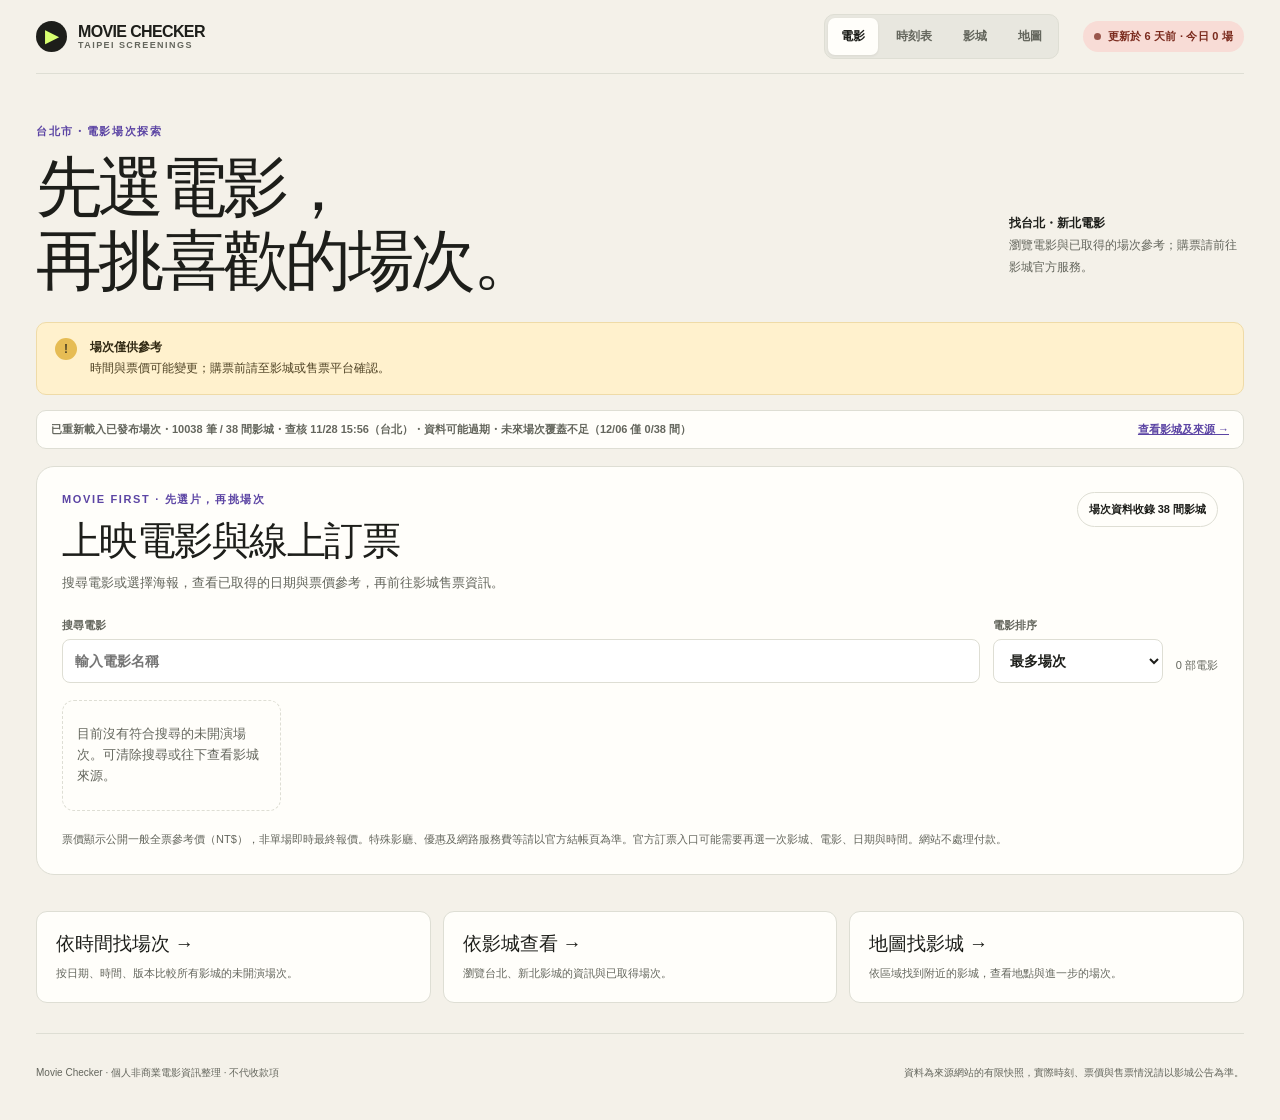
<file: index.html>
<!DOCTYPE html><html lang="zh-Hant"><head>
  <meta charset="utf-8">
  <meta name="viewport" content="width=device-width, initial-scale=1">
  <meta name="theme-color" content="#f4f1e9">
  <title>電影總覽｜Movie Checker 台北電影場次</title>
  
<link rel="stylesheet" href="./app.css">
<link rel="stylesheet" href="./movie-pages.css">
<script defer src="./demo-catalog.js"></script>
<script defer src="./theater-directory.js"></script>
<script defer src="./app-core.js"></script>
<script defer src="./movie-pages.js"></script>
<meta name="movie-checker-hosting" content="snapshot"></head>
<body class="page-movies" data-page="movies">
  <div class="shell">
    <header class="topbar">
      <a class="brand" href="./index.html" aria-label="Movie Checker 電影首頁">
        <span class="brand-mark" aria-hidden="true">▶</span>
        <span>MOVIE CHECKER<small>TAIPEI SCREENINGS</small></span>
      </a>
      <div class="top-links">
        <nav class="site-nav" aria-label="網站主選單">
          <a href="./index.html" data-nav="movies" aria-current="page">電影</a>
          <a href="./showtimes.html" data-nav="showtimes">時刻表</a>
          <a href="./cinemas.html" data-nav="cinemas">影城</a>
          <a href="./map.html" data-nav="map">地圖</a>
        </nav>
        <span class="demo-label">場次載入中</span>
      </div>
    </header>

    <main id="top">
      <section class="hero" aria-labelledby="main-title">
        <div>
          <p class="eyebrow">台北市・電影場次探索</p>
          <h1 id="main-title">先選電影，<br>再挑喜歡的場次。</h1>
        </div>
        <p class="hero-note"><strong>找台北・新北電影</strong><br>瀏覽電影與已取得的場次參考；購票請前往影城官方服務。</p>
      </section>

      <aside class="demo-banner" aria-label="場次資料說明">
        <span class="demo-icon" aria-hidden="true">!</span>
        <div><b>場次僅供參考</b>時間與票價可能變更；購票前請至影城或售票平台確認。</div>
      </aside>

      
<div class="page-data-summary-wrap" role="group" aria-label="資料更新狀態"><span id="page-data-summary" role="status" aria-live="polite">載入最新發布場次中…</span><a href="./cinemas.html">查看影城及來源 →</a></div>

<section id="movie-explorer" class="movie-explorer" aria-labelledby="film-explorer-title">
  <div class="film-explorer-head">
    <div><p class="eyebrow">MOVIE FIRST · 先選片，再挑場次</p>
      <h2 id="film-explorer-title">上映電影與線上訂票</h2>
      <p>搜尋電影或選擇海報，查看已取得的日期與票價參考，再前往影城售票資訊。</p>
    </div>
    <span class="film-explorer-kicker">正在讀取影城場次</span>
  </div>
  <div id="film-tools" class="film-tools">
    <label class="film-search-label" for="film-search">搜尋電影<input id="film-search" type="search" placeholder="輸入電影名稱" autocomplete="off"></label>
    <label class="film-sort-label" for="film-sort">電影排序<select id="film-sort"><option value="popular">最多場次</option><option value="next">最快開演</option><option value="title">電影名稱</option></select></label>
    <span id="film-count" aria-live="polite"></span>
  </div>
  <div id="film-grid" class="film-grid" aria-live="polite"></div>
  <div id="film-detail" class="film-detail hidden" aria-live="polite"></div>
  <p class="film-note">票價顯示公開一般全票參考價（NT$），非單場即時最終報價。特殊影廳、優惠及網路服務費等請以官方結帳頁為準。官方訂票入口可能需要再選一次影城、電影、日期與時間。網站不處理付款。</p>
</section>
<div class="page-jump-grid" aria-label="其他瀏覽方式">
  <a href="./showtimes.html"><strong>依時間找場次 →</strong><span>按日期、時間、版本比較所有影城的未開演場次。</span></a>
  <a href="./cinemas.html"><strong>依影城查看 →</strong><span>瀏覽台北、新北影城的資訊與已取得場次。</span></a>
  <a href="./map.html"><strong>地圖找影城 →</strong><span>依區域找到附近的影城，查看地點與進一步的場次。</span></a>
</div>



 
<div class="demo-section-title"><h2>電影場次查詢</h2><p>先讀取已發布的來源快照；顯示時會標示資料來源、查核狀態及台北時間。場次可能變更，訂票前請前往原站核對。</p></div>

      <section class="toolbar" aria-label="日期與檢視方式">
        <div id="date-strip" class="date-strip" role="group" aria-label="選擇觀影日期"></div>
        <div class="view-switch" role="group" aria-label="選擇檢視方式">
          <button type="button" data-view="screenings" aria-pressed="true">場次</button>
          <button type="button" data-view="cinemas" aria-pressed="false">影城</button>
          <button type="button" data-view="map" aria-pressed="false">地圖</button>
        </div>
      </section>

      <div class="layout">
        <aside class="filters" aria-labelledby="filter-title">
          <h2 id="filter-title">縮小選擇</h2>
          <div class="filter-controls">
            <details class="movie-picker" id="movie-picker"><summary>選擇電影（可多選）<span id="movie-selection-status">全部電影／版本</span></summary><div class="movie-picker-body"><button class="movie-clear" id="movie-clear" type="button">取消電影勾選</button><p class="movie-picker-note">列出已取得資料中所有日期、影城與版本的電影。勾選後跨日期顯示該電影的未開演場次；取消勾選後恢復按日期查看。下列數量為符合其他篩選的跨日期場次數。</p><div class="movie-options" id="movie-options" role="group" aria-label="選擇電影與版本"></div></div></details>
            <label class="field query-field"><span>關鍵字搜尋（選填）</span><input id="query" type="search" placeholder="片名可直接勾選；也可搜尋影城或地址" autocomplete="off"></label>
            <label class="field"><span>行政區</span><select id="district"><option value="">全部行政區</option></select></label>
            <label class="field"><span>影城</span><select id="cinema"><option value="">全部追蹤影城</option></select></label>
            <label class="field"><span>放映版本</span><select id="format"><option value="">全部版本</option></select></label>
          </div>
          <button id="clear" class="clear-button" type="button">清除篩選</button>
          <p class="filter-foot">影城清單未涵蓋台北市全部戲院。海報取自官方電影頁，點圖可查看電影資料；未配對或載入失敗時顯示暫無海報。</p>
        </aside>

        <section class="results" aria-labelledby="results-title">
          <div class="results-head">
            <div><h2 id="results-title">今日場次</h2><p id="selected-date"></p></div>
            <div class="results-controls"><label class="sort-control" id="sort-control">排序<select id="sort-order" aria-describedby="sort-note"><option value="time">時間（最近開演）</option><option value="movie">電影（各版本分開）</option><option value="version">版本（各電影分開）</option></select></label><span id="result-count" class="result-count" aria-live="polite"></span></div>
          </div>
          <p class="sort-note" id="sort-note">同義版本合併選擇與計數，例如「數位(英)」與「數位‧英文版」統一為「數位（英語）」。不同語言、3D、特殊影廳及活動場保留區分；各場次仍顯示官方原始版本。</p>
          <div class="status-line"><span class="status-dot" aria-hidden="true"></span><span id="sync-time" role="status" aria-live="polite">讀取已發布的來源快照…</span><button type="button" class="refresh-button" id="refresh-catalog" aria-describedby="refresh-note">↻ 重新載入已發布場次</button></div>
          <div class="refresh-help hidden" id="refresh-help"><p>無法讀取已發布的場次快照。請確認網路後再試；目前顯示的資料會保留。</p></div>
          <p class="sr-only" id="refresh-note">重新載入 GitHub Pages 已發布的來源快照，保留目前篩選；資料由站點排程更新，不會從瀏覽器直接抓取影城。</p>
          <details id="source-details" class="developer-details"><summary>進階來源資訊（唯讀）</summary><div id="source-health" class="filter-foot" aria-label="影城同步來源明細"></div></details><label class="field" id="extra-date-field" style="margin:0 0 16px"><span id="date-scope-note">其他日期（含預售場次）</span><input id="date-picker" type="date"></label><div id="screening-view" class="screening-list"></div>
          <div id="cinema-view" class="venue-list hidden"></div>
          <div id="map-layout" class="map-layout hidden">
            <div class="map-destination"><span class="venue-kicker">GOOGLE MAPS · 地點導覽</span><h3 id="map-selected-name"></h3><p id="map-selected-address"></p><p id="map-cinema-status" class="map-status-note" aria-live="polite"></p><iframe id="theatre-map" class="theatre-map" title="Google Maps 影城位置" loading="lazy" referrerpolicy="strict-origin-when-cross-origin" allowfullscreen=""></iframe><span class="map-hint">可直接在此拖曳、縮放與查看位置；選擇其他影城會切換地圖。地圖由 Google 提供。</span><a id="map-launch" class="map-open" target="_blank" rel="noopener noreferrer">地圖無法載入？在 Google Maps 查看 ↗</a><a id="map-showtimes" class="map-route-link" href="./showtimes.html">查看這間影城場次 →</a></div>
            <div class="map-venues"><h3>選擇影城</h3><div id="map-place-list"></div></div>
          </div>
          <p id="empty-state" class="empty hidden">目前沒有符合條件的未開演場次。請調整日期或篩選，並查看來源狀態；未取得資料不代表沒有放映。</p>
        </section>
      </div>
      <details class="advanced-import"><summary>進階測試工具：個人場次 CSV 匯入</summary><section id="personal-import" aria-labelledby="personal-import-title" style="border:1px solid var(--line);background:var(--card);border-radius:16px;padding:18px 22px;margin:22px 0;">
  <h2 id="personal-import-title" style="margin:0 0 8px;font-size:20px;">個人場次 CSV 匯入（僅限此瀏覽器）</h2>
  <p style="margin:0 0 12px;">可匯入自己有權使用的場次做介面測試。檔案<strong>不會上傳到 GitHub 或本站伺服器</strong>，也不會自動向影城查詢。請以官方影城資訊核對；重新整理頁面會恢復原本的虛構測試資料。</p>
  <div style="display:flex;align-items:center;gap:10px;flex-wrap:wrap;">
    <input id="personal-showtimes-file" type="file" accept=".csv,text/csv" aria-describedby="personal-import-help" style="max-width:100%;font:inherit;">
    <button id="personal-import-template" type="button" class="refresh-button">下載 CSV 範本</button>
    <button id="personal-import-reset" type="button" class="refresh-button" disabled>恢復已發布場次</button>
  </div>
  <details style="margin-top:12px;">
    <summary style="cursor:pointer;font-weight:700;">直接貼上 CSV 文字（不需選擇檔案）</summary>
    <label for="personal-showtimes-paste" style="display:block;margin:10px 0 6px;">貼上已確認有權使用的電影場次資料：</label>
    <textarea id="personal-showtimes-paste" rows="5" aria-describedby="personal-import-help" placeholder="cinemaId,title,date,time,format" style="width:100%;max-width:100%;padding:10px;border:1px solid var(--line);border-radius:7px;font:inherit;font-size:13px;"></textarea>
    <button id="personal-import-paste-button" type="button" class="refresh-button" style="margin:8px 0 0;">預覽貼上的場次</button>
  </details>
  <p id="personal-import-help" style="margin:10px 0 0;font-size:13px;">CSV 欄位：cinemaId,title,date,time,format（台北時間）。cinemaId 須符合本站影城名錄；最多 2,000 筆，來源連結使用網站現有的影城資訊入口。</p>
  <p id="personal-import-status" role="status" aria-live="polite" style="margin:8px 0 0;font-weight:600;"></p>
</section></details>
      <section class="live-source-section" id="live-showtimes" aria-labelledby="live-showtimes-title">
 <div class="live-source-heading"><div><p class="eyebrow">SOURCE LINKS · 影城資訊</p><h2 id="live-showtimes-title">早期接入的影城場次來源</h2></div>
 <p>以下為最早接入同步的 12 間影城來源連結。其他影城的來源資訊會顯示在上方名錄卡片；未取得場次不代表沒有放映，購票前請至原站確認。</p></div>
 <div class="cinema-source-accordion" aria-label="依影城集團展開網址"><details class="cinema-source-group">
 <summary><span class="cinema-source-summary-main"><span class="cinema-source-dot" aria-hidden="true"></span><span class="cinema-source-summary-text"><strong>威秀影城</strong><small>9 間影城 · 台北、新北</small></span></span><span class="cinema-source-action"><span class="cinema-source-action-label">顯示影城網址</span><span class="cinema-source-chevron" aria-hidden="true">⌄</span></span></summary>
 <div class="live-cinema-grid"><article class="live-cinema-card"><span class="live-cinema-meta">信義區</span><h4>台北信義威秀影城</h4><p>台北市信義區松壽路20號</p><a href="https://www.vscinemas.com.tw/theater/detail.aspx?id=1" target="_blank" rel="noopener noreferrer" aria-label="開啟台北信義威秀影城的威秀官方影城頁">威秀官方影城頁 ↗</a></article>
<article class="live-cinema-card"><span class="live-cinema-meta">大同區</span><h4>台北京站威秀影城</h4><p>台北市大同區市民大道一段209號5樓</p><a href="https://www.vscinemas.com.tw/theater/detail.aspx?id=2" target="_blank" rel="noopener noreferrer" aria-label="開啟台北京站威秀影城的威秀官方影城頁">威秀官方影城頁 ↗</a></article>
<article class="live-cinema-card"><span class="live-cinema-meta">信義區</span><h4>MUVIE CINEMAS 台北松仁</h4><p>台北市信義區松仁路58號10樓（遠百信義A13）</p><a href="https://www.vscinemas.com.tw/theater/detail2.aspx?id=23" target="_blank" rel="noopener noreferrer" aria-label="開啟MUVIE CINEMAS 台北松仁的威秀官方影城頁">威秀官方影城頁 ↗</a></article>
<article class="live-cinema-card"><span class="live-cinema-meta">南港區</span><h4>台北南港LaLaport威秀影城</h4><p>台北市南港區經貿二路131號5樓（南港LaLaport購物中心）</p><a href="https://www.vscinemas.com.tw/theater/detail.aspx?id=34" target="_blank" rel="noopener noreferrer" aria-label="開啟台北南港LaLaport威秀影城的威秀官方影城頁">威秀官方影城頁 ↗</a></article>
<article class="live-cinema-card"><span class="live-cinema-meta">萬華區</span><h4>台北西門威秀影城</h4><p>台北市萬華區漢中街52號8-11樓</p><a href="https://www.vscinemas.com.tw/theater/detail.aspx?id=31" target="_blank" rel="noopener noreferrer" aria-label="開啟台北西門威秀影城的威秀官方影城頁">威秀官方影城頁 ↗</a></article>
<article class="live-cinema-card"><span class="live-cinema-meta">新北市板橋區</span><h4>板橋大遠百威秀影城</h4><p>新北市板橋區新站路28號10樓</p><a href="https://www.vscinemas.com.tw/theater/detail.aspx?id=4" target="_blank" rel="noopener noreferrer" aria-label="開啟板橋大遠百威秀影城的威秀官方影城頁">威秀官方影城頁 ↗</a></article>
<article class="live-cinema-card"><span class="live-cinema-meta">新北市新店區</span><h4>新店裕隆城威秀影城</h4><p>新北市新店區中興路三段70號7樓（新店裕隆城）</p><a href="https://www.vscinemas.com.tw/theater/detail.aspx?id=28" target="_blank" rel="noopener noreferrer" aria-label="開啟新店裕隆城威秀影城的威秀官方影城頁">威秀官方影城頁 ↗</a></article>
<article class="live-cinema-card"><span class="live-cinema-meta">新北市中和區</span><h4>中和環球威秀影城</h4><p>新北市中和區中山路三段122號4樓</p><a href="https://www.vscinemas.com.tw/theater/detail.aspx?id=25" target="_blank" rel="noopener noreferrer" aria-label="開啟中和環球威秀影城的威秀官方影城頁">威秀官方影城頁 ↗</a></article>
<article class="live-cinema-card"><span class="live-cinema-meta">新北市林口區</span><h4>林口MITSUI OUTLET PARK威秀影城</h4><p>新北市林口區文化三路一段356號3樓</p><a href="https://www.vscinemas.com.tw/theater/detail.aspx?id=5" target="_blank" rel="noopener noreferrer" aria-label="開啟林口MITSUI OUTLET PARK威秀影城的威秀官方影城頁">威秀官方影城頁 ↗</a></article></div>
 </details>
<details class="cinema-source-group">
 <summary><span class="cinema-source-summary-main"><span class="cinema-source-dot" aria-hidden="true"></span><span class="cinema-source-summary-text"><strong>國賓影城</strong><small>2 間影城 · 台北</small></span></span><span class="cinema-source-action"><span class="cinema-source-action-label">顯示影城網址</span><span class="cinema-source-chevron" aria-hidden="true">⌄</span></span></summary>
 <div class="live-cinema-grid"><article class="live-cinema-card"><span class="live-cinema-meta">中山區</span><h4>台北長春國賓影城</h4><p>台北市中山區長春路176號</p><a href="https://www.ambassador.com.tw/home/Showtime?ID=453b2966-f7c2-44a9-b2eb-687493855d0e" target="_blank" rel="noopener noreferrer" aria-label="開啟台北長春國賓影城的國賓官方場次頁">國賓官方場次頁 ↗</a></article>
<article class="live-cinema-card"><span class="live-cinema-meta">萬華區</span><h4>國賓大戲院</h4><p>台北市萬華區成都路88號</p><a href="https://www.ambassador.com.tw/home/Showtime?ID=84b87b82-b936-4a39-b91f-e88328d33b4e" target="_blank" rel="noopener noreferrer" aria-label="開啟國賓大戲院的國賓官方場次頁">國賓官方場次頁 ↗</a></article></div>
 </details>
<details class="cinema-source-group">
 <summary><span class="cinema-source-summary-main"><span class="cinema-source-dot" aria-hidden="true"></span><span class="cinema-source-summary-text"><strong>秀泰影城</strong><small>1 間影城 · 欣欣秀泰</small></span></span><span class="cinema-source-action"><span class="cinema-source-action-label">顯示影城網址</span><span class="cinema-source-chevron" aria-hidden="true">⌄</span></span></summary>
 <div class="live-cinema-grid"><article class="live-cinema-card"><span class="live-cinema-meta">中山區</span><h4>台北欣欣秀泰影城</h4><p>台北市中山區林森北路247號</p><a href="https://www.atmovies.com.tw/showtime/t02d03/a02/" target="_blank" rel="noopener noreferrer" aria-label="開啟台北欣欣秀泰影城的開眼電影網場次頁">開眼電影網場次頁 ↗</a></article></div>
 </details></div>
 </section>
    </main>

    <footer>
      <p>Movie Checker · 個人非商業電影資訊整理 · 不代收款項</p>
      <p>已載入來源快照的場次仍可能更新或取消；請至影城官方場次頁核對，最終售票資訊以影城公告為準。</p>
    </footer>
  </div>

  
  


</body></html>
</file>
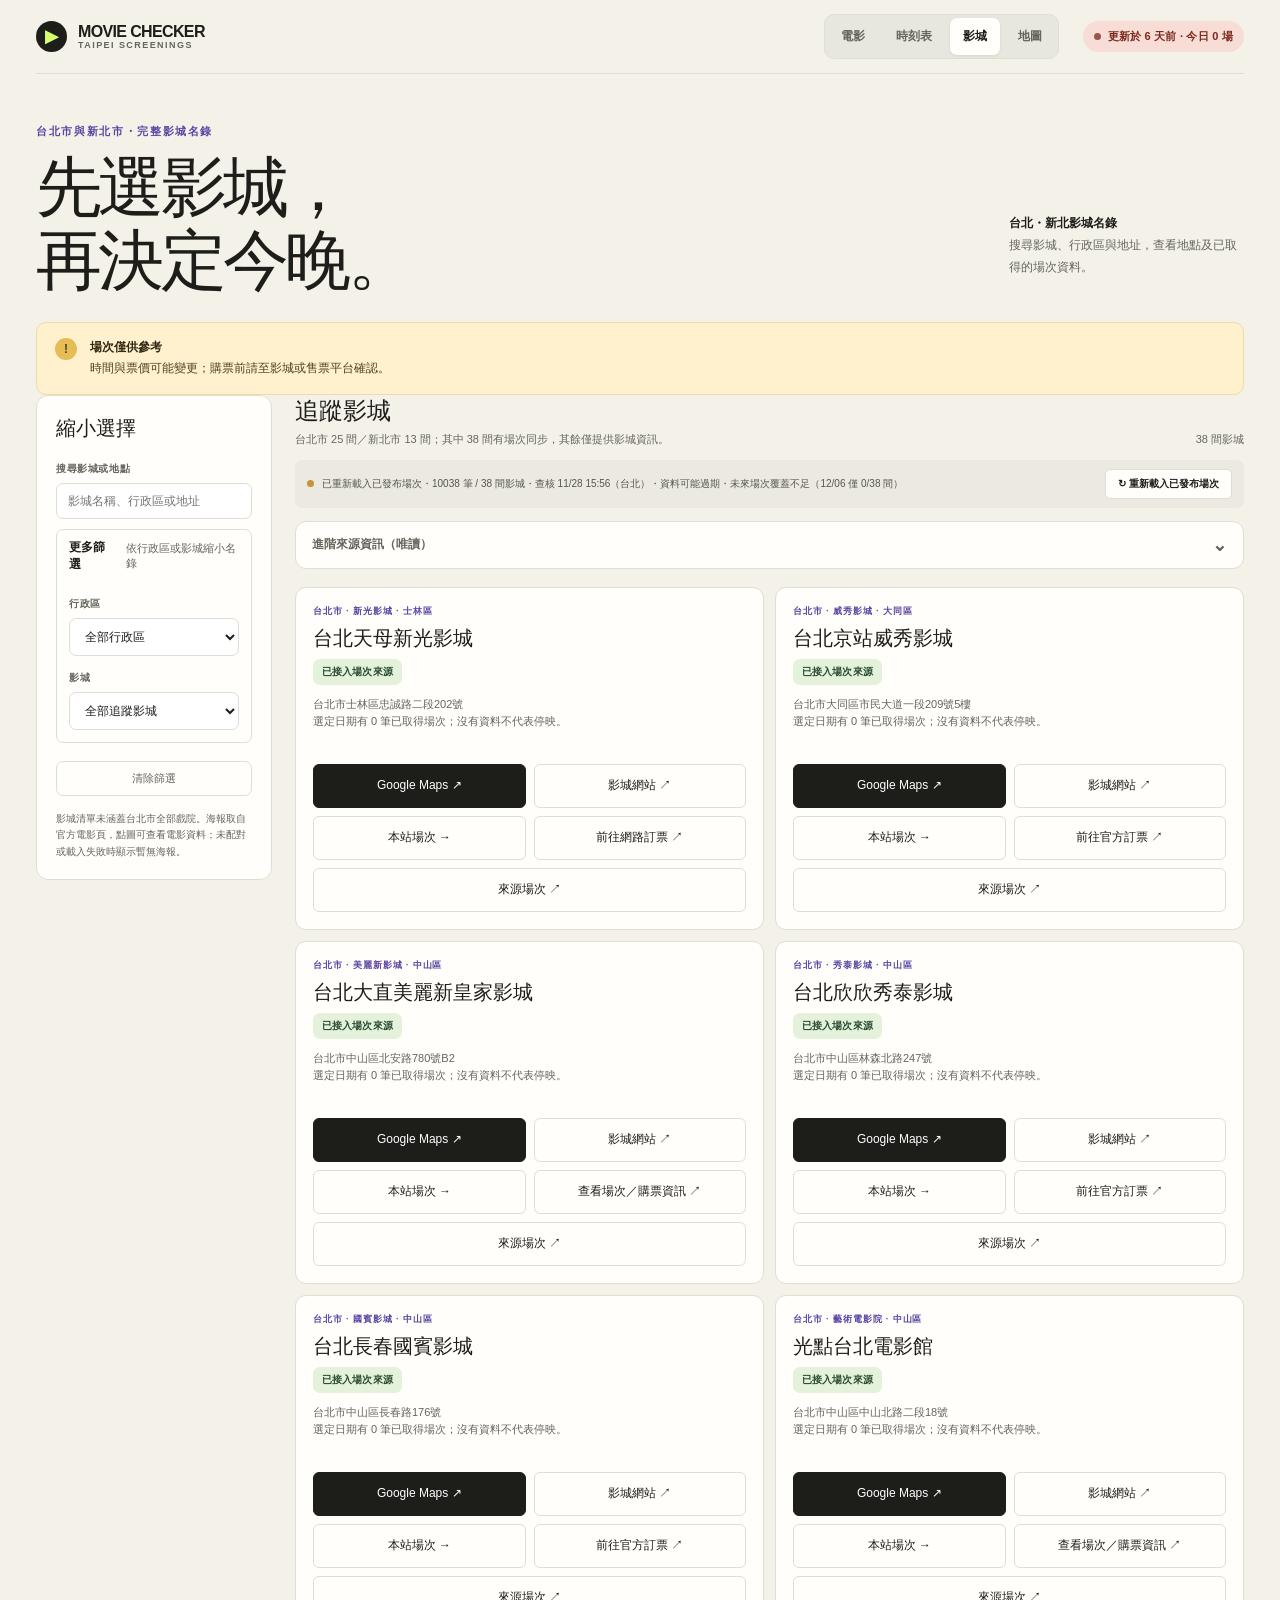
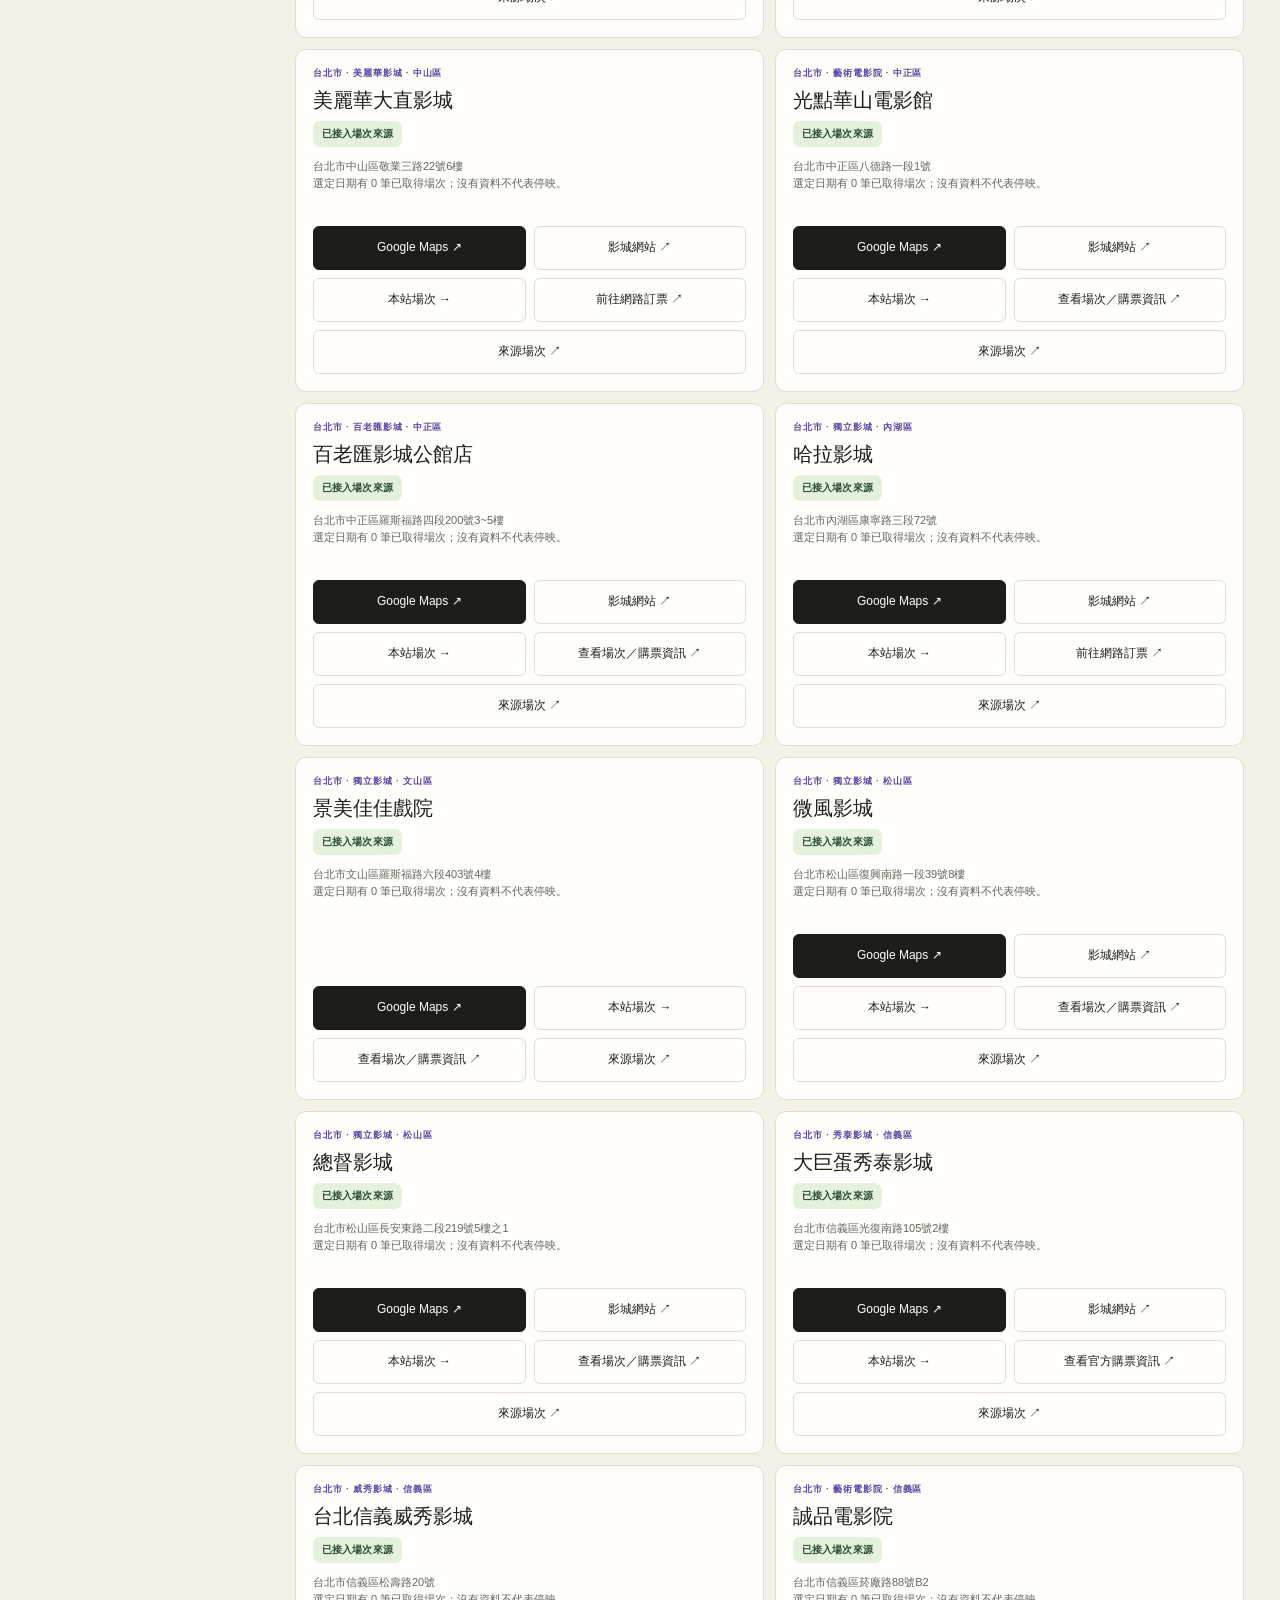
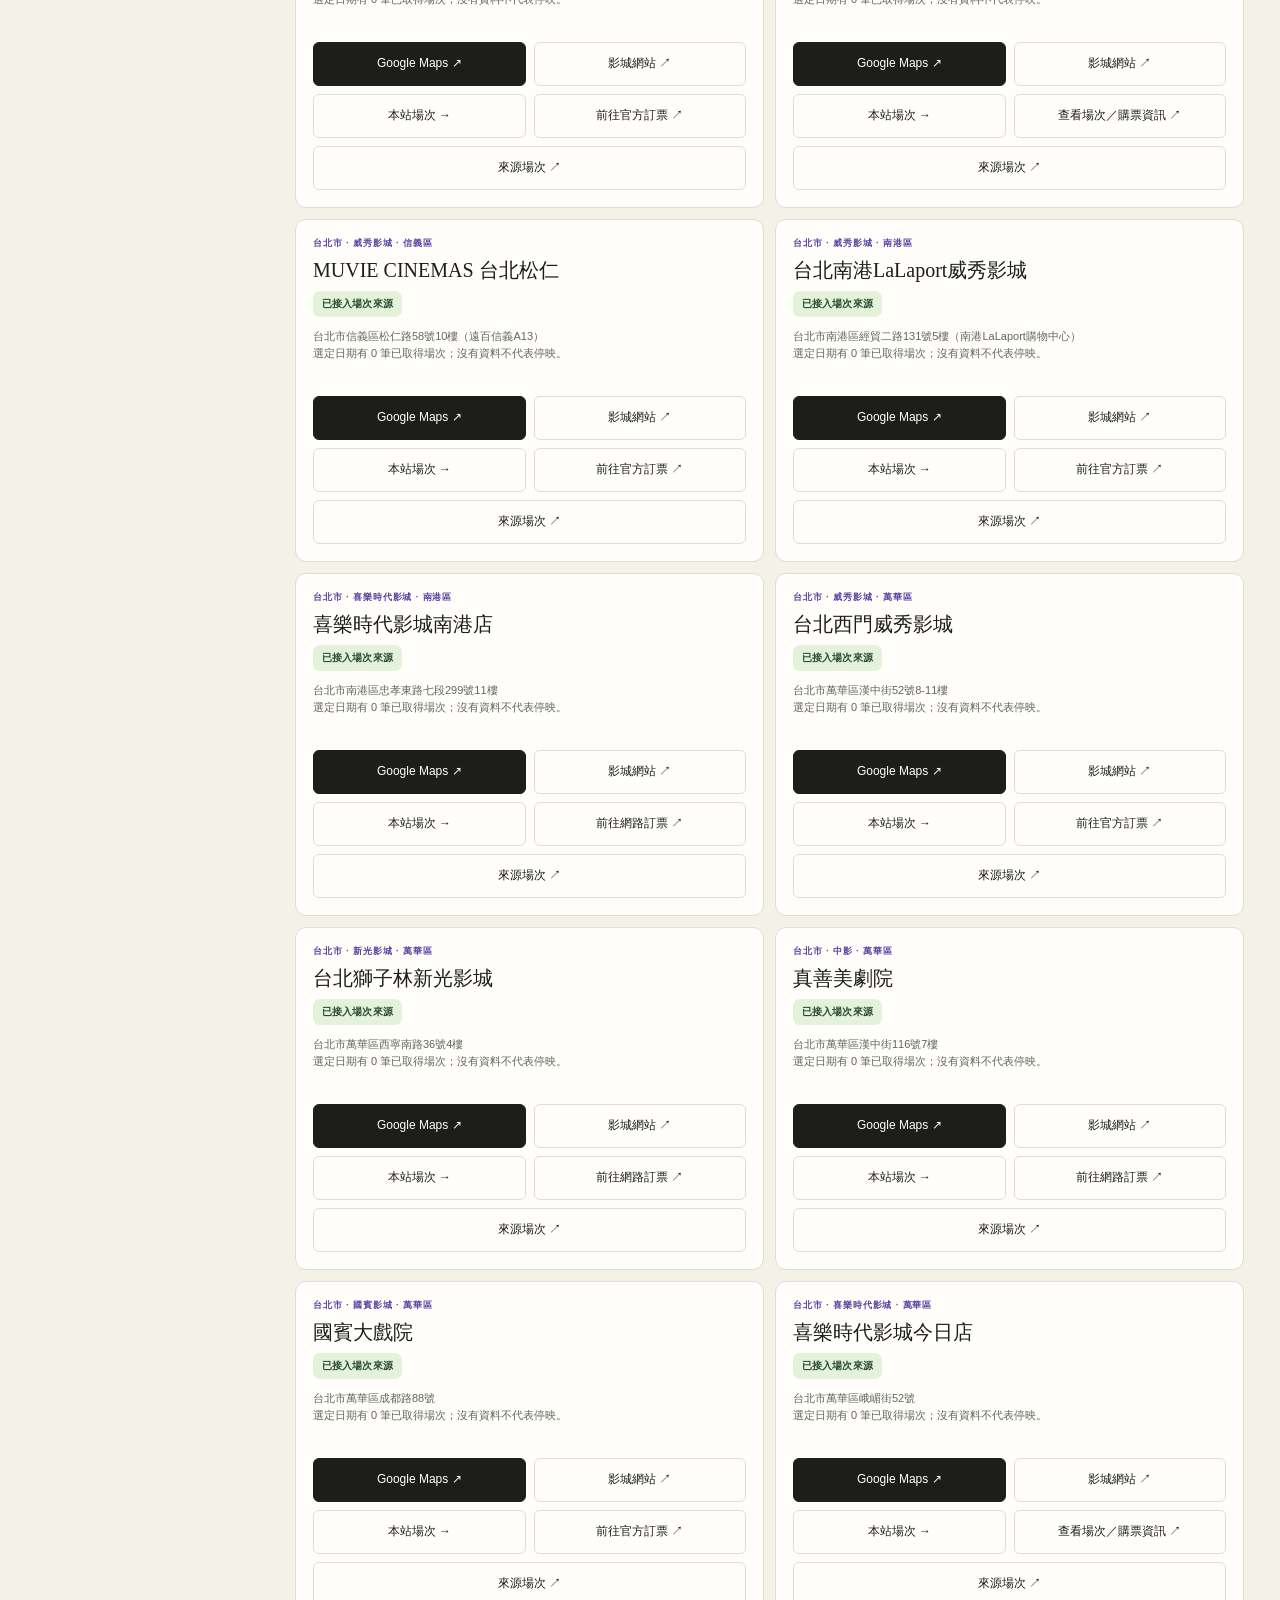
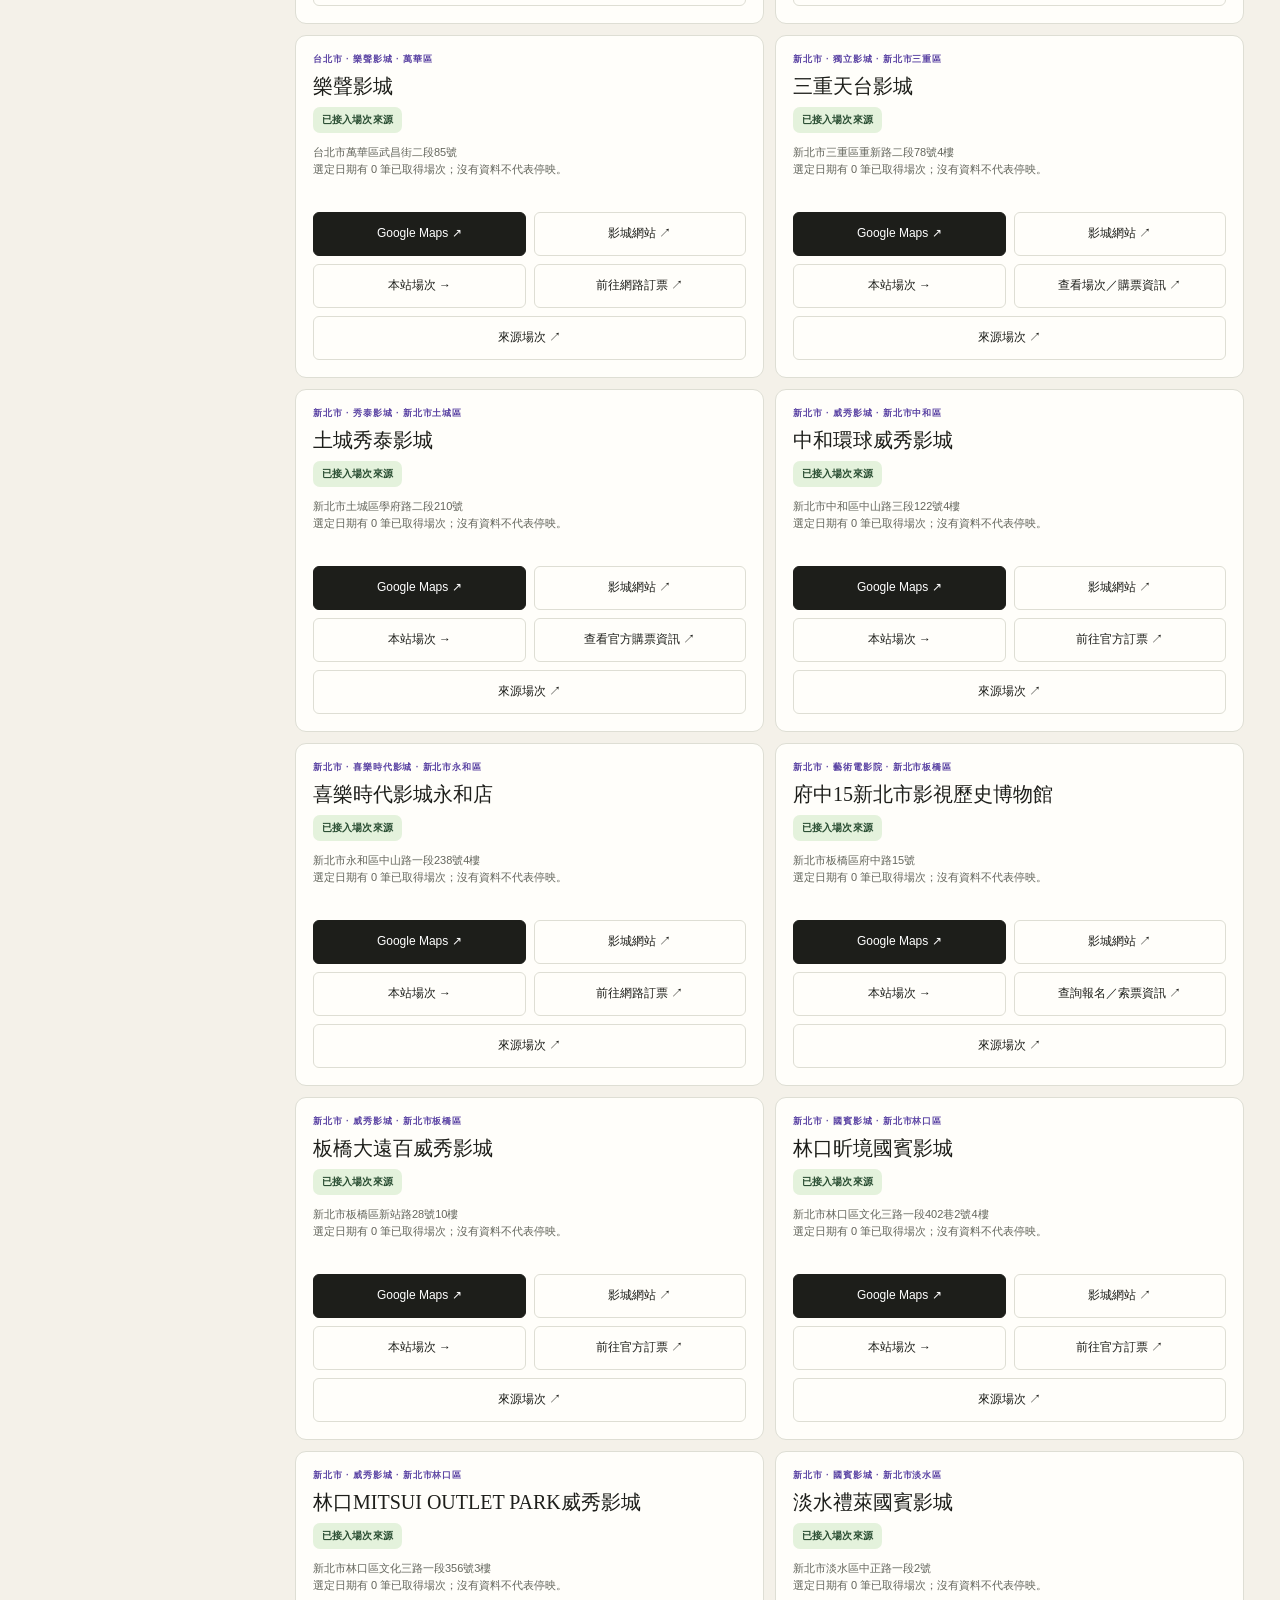
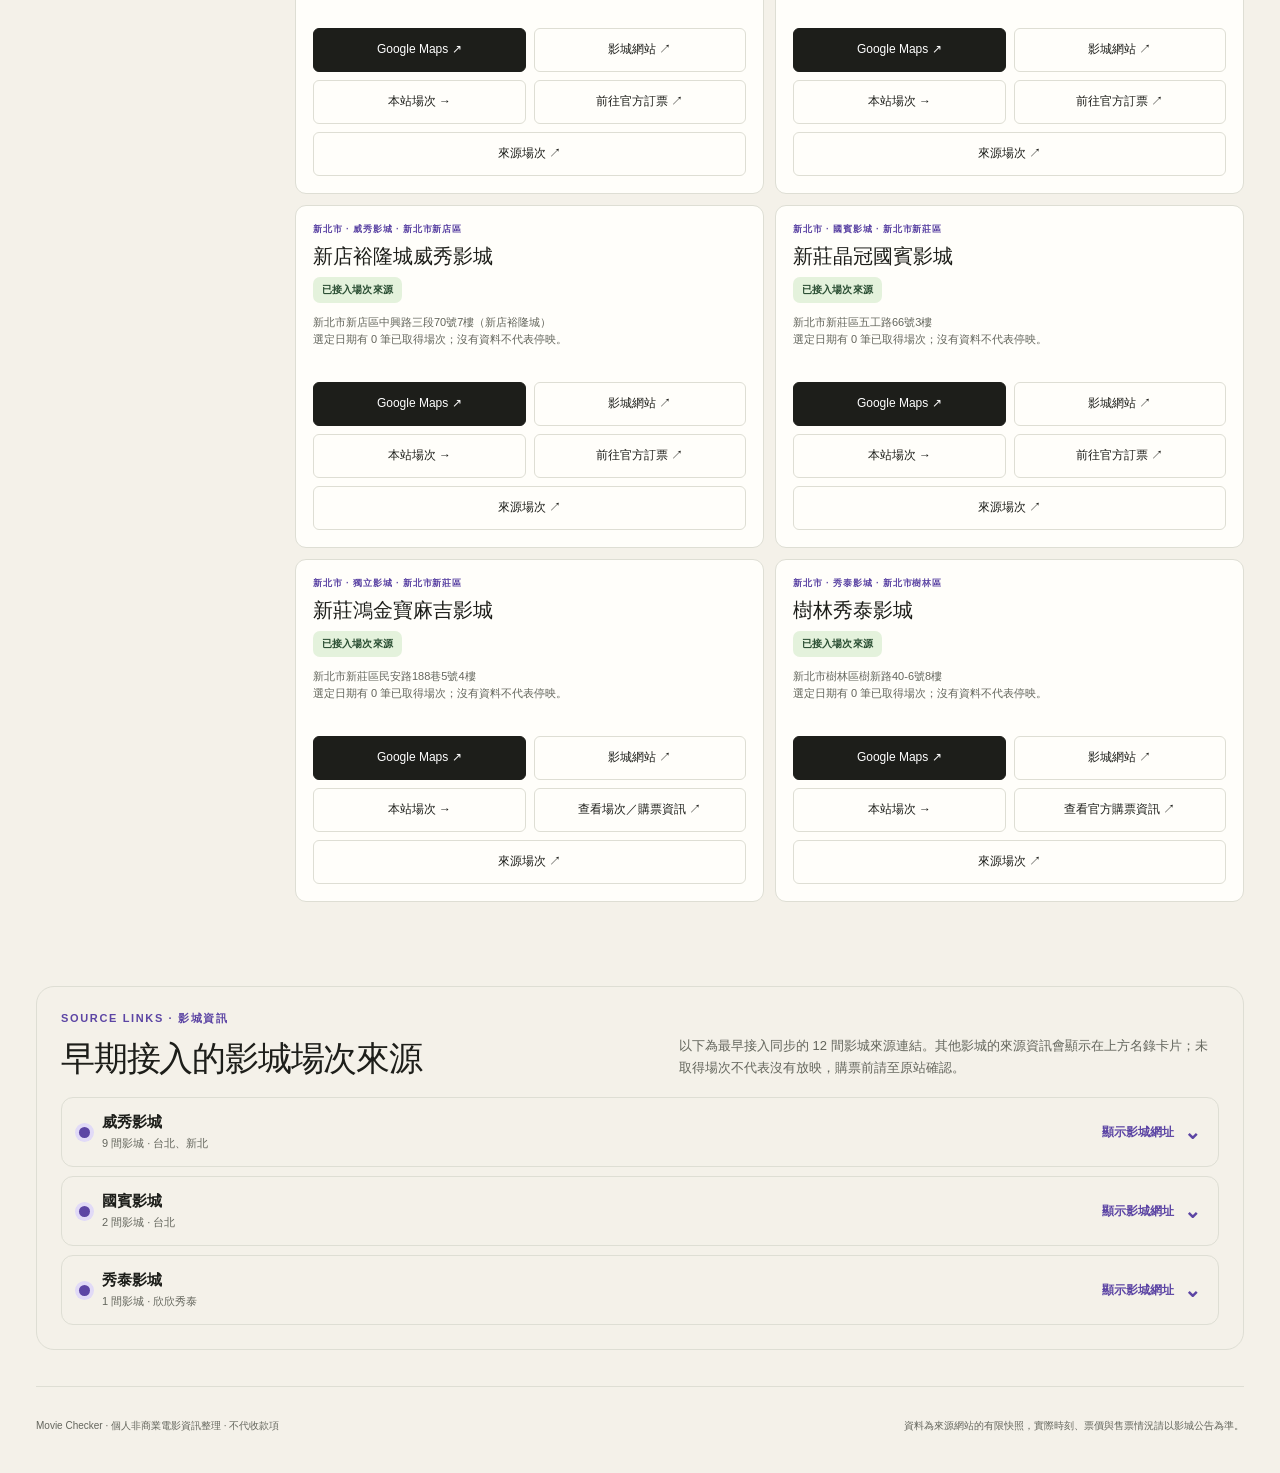
<file: cinemas.html>
<!DOCTYPE html><html lang="zh-Hant"><head>
  <meta charset="utf-8">
  <meta name="viewport" content="width=device-width, initial-scale=1">
  <meta name="theme-color" content="#f4f1e9">
  <title>影城列表｜Movie Checker 台北電影場次</title>
  
<link rel="stylesheet" href="./app.css">
<link rel="stylesheet" href="./movie-pages.css">
<script defer src="./demo-catalog.js"></script>
<script defer src="./theater-directory.js"></script>
<script defer src="./app-core.js"></script>
<script defer src="./movie-pages.js"></script>
<meta name="movie-checker-hosting" content="snapshot"></head>
<body class="page-cinemas" data-page="cinemas">
  <div class="shell">
    <header class="topbar">
      <a class="brand" href="./index.html" aria-label="Movie Checker 電影首頁">
        <span class="brand-mark" aria-hidden="true">▶</span>
        <span>MOVIE CHECKER<small>TAIPEI SCREENINGS</small></span>
      </a>
      <div class="top-links">
        <nav class="site-nav" aria-label="網站主選單">
          <a href="./index.html" data-nav="movies">電影</a>
          <a href="./showtimes.html" data-nav="showtimes">時刻表</a>
          <a href="./cinemas.html" data-nav="cinemas" aria-current="page">影城</a>
          <a href="./map.html" data-nav="map">地圖</a>
        </nav>
        <span class="demo-label">場次載入中</span>
      </div>
    </header>

    <main id="top">
      <section class="hero" aria-labelledby="main-title">
        <div>
          <p class="eyebrow">台北市與新北市・完整影城名錄</p>
          <h1 id="main-title">先選影城，<br>再決定今晚。</h1>
        </div>
        <p class="hero-note"><strong>台北・新北影城名錄</strong><br>搜尋影城、行政區與地址，查看地點及已取得的場次資料。</p>
      </section>

      <aside class="demo-banner" aria-label="場次資料說明">
        <span class="demo-icon" aria-hidden="true">!</span>
        <div><b>場次僅供參考</b>時間與票價可能變更；購票前請至影城或售票平台確認。</div>
      </aside>

      
<div class="page-data-summary-wrap" role="group" aria-label="資料更新狀態"><span id="page-data-summary" role="status" aria-live="polite">載入最新發布場次中…</span><a href="./cinemas.html">查看影城及來源 →</a></div>

<section id="movie-explorer" class="movie-explorer" aria-labelledby="film-explorer-title">
  <div class="film-explorer-head">
    <div><p class="eyebrow">MOVIE FIRST · 先選片，再挑場次</p>
      <h2 id="film-explorer-title">上映電影與線上訂票</h2>
      <p>選擇電影即可進入專屬頁面，比較不同影城的上映日期、時刻與票價參考，並開啟影城官方售票入口。</p>
    </div>
    <span class="film-explorer-kicker">正在讀取影城場次</span>
  </div>
  <div id="film-tools" class="film-tools">
    <label class="film-search-label" for="film-search">搜尋電影<input id="film-search" type="search" placeholder="輸入電影名稱" autocomplete="off"></label>
    <label class="film-sort-label" for="film-sort">電影排序<select id="film-sort"><option value="popular">最多場次</option><option value="next">最快開演</option><option value="title">電影名稱</option></select></label>
    <span id="film-count" aria-live="polite"></span>
  </div>
  <div id="film-grid" class="film-grid" aria-live="polite"></div>
  <div id="film-detail" class="film-detail hidden" aria-live="polite"></div>
  <p class="film-note">票價顯示公開一般全票參考價（NT$），非單場即時最終報價。特殊影廳、優惠及網路服務費等請以官方結帳頁為準。官方訂票入口可能需要再選一次影城、電影、日期與時間。網站不處理付款。</p>
</section>
<div class="page-jump-grid" aria-label="其他瀏覽方式">
  <a href="./showtimes.html"><strong>依時間找場次 →</strong><span>按日期、時間、版本比較所有影城的未開演場次。</span></a>
  <a href="./cinemas.html"><strong>依影城查看 →</strong><span>瀏覽台北、新北影城的資訊與已取得場次。</span></a>
  <a href="./map.html"><strong>地圖找影城 →</strong><span>依區域找到附近的影城，查看地點與進一步的場次。</span></a>
</div>



 
<div class="demo-section-title"><h2>電影場次查詢</h2><p>先讀取已發布的來源快照；顯示時會標示資料來源、查核狀態及台北時間。場次可能變更，訂票前請前往原站核對。</p></div>

      <section class="toolbar" aria-label="日期與檢視方式">
        <div id="date-strip" class="date-strip" role="group" aria-label="選擇觀影日期"></div>
        <div class="view-switch" role="group" aria-label="選擇檢視方式">
          <button type="button" data-view="screenings" aria-pressed="true">場次</button>
          <button type="button" data-view="cinemas" aria-pressed="false">影城</button>
          <button type="button" data-view="map" aria-pressed="false">地圖</button>
        </div>
      </section>

      <div class="layout">
        <aside class="filters" aria-labelledby="filter-title">
          <h2 id="filter-title">縮小選擇</h2>
          <div class="filter-controls">
            <details class="movie-picker" id="movie-picker"><summary>選擇電影（可多選）<span id="movie-selection-status">全部電影／版本</span></summary><div class="movie-picker-body"><button class="movie-clear" id="movie-clear" type="button">取消電影勾選</button><p class="movie-picker-note">列出已取得資料中所有日期、影城與版本的電影。勾選後跨日期顯示該電影的未開演場次；取消勾選後恢復按日期查看。下列數量為符合其他篩選的跨日期場次數。</p><div class="movie-options" id="movie-options" role="group" aria-label="選擇電影與版本"></div></div></details>
            <label class="field query-field"><span>搜尋影城或地點</span><input id="query" type="search" placeholder="影城名稱、行政區或地址" autocomplete="off"></label>
            <details class="directory-filter-disclosure" id="directory-filter-disclosure" open><summary>更多篩選<span>依行政區或影城縮小名錄</span></summary><div class="directory-filter-options"><label class="field"><span>行政區</span><select id="district"><option value="">全部行政區</option></select></label><label class="field"><span>影城</span><select id="cinema"><option value="">全部追蹤影城</option></select></label></div></details>
            <label class="field format-field"><span>放映版本</span><select id="format"><option value="">全部版本</option></select></label>
          </div>
          <button id="clear" class="clear-button" type="button">清除篩選</button>
          <p class="filter-foot">影城清單未涵蓋台北市全部戲院。海報取自官方電影頁，點圖可查看電影資料；未配對或載入失敗時顯示暫無海報。</p>
        </aside>

        <section class="results" aria-labelledby="results-title">
          <div class="results-head">
            <div><h2 id="results-title">今日場次</h2><p id="selected-date"></p></div>
            <div class="results-controls"><label class="sort-control" id="sort-control">排序<select id="sort-order" aria-describedby="sort-note"><option value="time">時間（最近開演）</option><option value="movie">電影（各版本分開）</option><option value="version">版本（各電影分開）</option></select></label><span id="result-count" class="result-count" aria-live="polite"></span></div>
          </div>
          <p class="sort-note" id="sort-note">同義版本合併選擇與計數，例如「數位(英)」與「數位‧英文版」統一為「數位（英語）」。不同語言、3D、特殊影廳及活動場保留區分；各場次仍顯示官方原始版本。</p>
          <div class="status-line"><span class="status-dot" aria-hidden="true"></span><span id="sync-time" role="status" aria-live="polite">讀取已發布的來源快照…</span><button type="button" class="refresh-button" id="refresh-catalog" aria-describedby="refresh-note">↻ 重新載入已發布場次</button></div>
          <div class="refresh-help hidden" id="refresh-help"><p>無法讀取已發布的場次快照。請確認網路後再試；目前顯示的資料會保留。</p></div>
          <p class="sr-only" id="refresh-note">重新載入 GitHub Pages 已發布的來源快照，保留目前篩選；資料由站點排程更新，不會從瀏覽器直接抓取影城。</p>
          <details id="source-details" class="developer-details"><summary>進階來源資訊（唯讀）</summary><div id="source-health" class="filter-foot" aria-label="影城同步來源明細"></div></details><label class="field" id="extra-date-field" style="margin:0 0 16px"><span id="date-scope-note">其他日期（含預售場次）</span><input id="date-picker" type="date"></label><div id="screening-view" class="screening-list"></div>
          <div id="cinema-view" class="venue-list hidden"></div>
          <div id="map-layout" class="map-layout hidden">
            <div class="map-destination"><span class="venue-kicker">GOOGLE MAPS · 地點導覽</span><h3 id="map-selected-name"></h3><p id="map-selected-address"></p><p id="map-cinema-status" class="map-status-note" aria-live="polite"></p><iframe id="theatre-map" class="theatre-map" title="Google Maps 影城位置" loading="lazy" referrerpolicy="strict-origin-when-cross-origin" allowfullscreen=""></iframe><span class="map-hint">可直接在此拖曳、縮放與查看位置；選擇其他影城會切換地圖。地圖由 Google 提供。</span><a id="map-launch" class="map-open" target="_blank" rel="noopener noreferrer">地圖無法載入？在 Google Maps 查看 ↗</a><a id="map-showtimes" class="map-route-link" href="./showtimes.html">查看這間影城場次 →</a></div>
            <div class="map-venues"><h3>選擇影城</h3><div id="map-place-list"></div></div>
          </div>
          <p id="empty-state" class="empty hidden">目前沒有符合條件的未開演場次。請調整日期或篩選，並查看來源狀態；未取得資料不代表沒有放映。</p>
        </section>
      </div>
      <details class="advanced-import"><summary>進階測試工具：個人場次 CSV 匯入</summary><section id="personal-import" aria-labelledby="personal-import-title" style="border:1px solid var(--line);background:var(--card);border-radius:16px;padding:18px 22px;margin:22px 0;">
  <h2 id="personal-import-title" style="margin:0 0 8px;font-size:20px;">個人場次 CSV 匯入（僅限此瀏覽器）</h2>
  <p style="margin:0 0 12px;">可匯入自己有權使用的場次做介面測試。檔案<strong>不會上傳到 GitHub 或本站伺服器</strong>，也不會自動向影城查詢。請以官方影城資訊核對；重新整理頁面會恢復原本的虛構測試資料。</p>
  <div style="display:flex;align-items:center;gap:10px;flex-wrap:wrap;">
    <input id="personal-showtimes-file" type="file" accept=".csv,text/csv" aria-describedby="personal-import-help" style="max-width:100%;font:inherit;">
    <button id="personal-import-template" type="button" class="refresh-button">下載 CSV 範本</button>
    <button id="personal-import-reset" type="button" class="refresh-button" disabled>恢復已發布場次</button>
  </div>
  <details style="margin-top:12px;">
    <summary style="cursor:pointer;font-weight:700;">直接貼上 CSV 文字（不需選擇檔案）</summary>
    <label for="personal-showtimes-paste" style="display:block;margin:10px 0 6px;">貼上已確認有權使用的電影場次資料：</label>
    <textarea id="personal-showtimes-paste" rows="5" aria-describedby="personal-import-help" placeholder="cinemaId,title,date,time,format" style="width:100%;max-width:100%;padding:10px;border:1px solid var(--line);border-radius:7px;font:inherit;font-size:13px;"></textarea>
    <button id="personal-import-paste-button" type="button" class="refresh-button" style="margin:8px 0 0;">預覽貼上的場次</button>
  </details>
  <p id="personal-import-help" style="margin:10px 0 0;font-size:13px;">CSV 欄位：cinemaId,title,date,time,format（台北時間）。cinemaId 須符合本站影城名錄；最多 2,000 筆，來源連結使用網站現有的影城資訊入口。</p>
  <p id="personal-import-status" role="status" aria-live="polite" style="margin:8px 0 0;font-weight:600;"></p>
</section></details>
      <section class="live-source-section" id="live-showtimes" aria-labelledby="live-showtimes-title">
 <div class="live-source-heading"><div><p class="eyebrow">SOURCE LINKS · 影城資訊</p><h2 id="live-showtimes-title">早期接入的影城場次來源</h2></div>
 <p>以下為最早接入同步的 12 間影城來源連結。其他影城的來源資訊會顯示在上方名錄卡片；未取得場次不代表沒有放映，購票前請至原站確認。</p></div>
 <div class="cinema-source-accordion" aria-label="依影城集團展開網址"><details class="cinema-source-group">
 <summary><span class="cinema-source-summary-main"><span class="cinema-source-dot" aria-hidden="true"></span><span class="cinema-source-summary-text"><strong>威秀影城</strong><small>9 間影城 · 台北、新北</small></span></span><span class="cinema-source-action"><span class="cinema-source-action-label">顯示影城網址</span><span class="cinema-source-chevron" aria-hidden="true">⌄</span></span></summary>
 <div class="live-cinema-grid"><article class="live-cinema-card"><span class="live-cinema-meta">信義區</span><h4>台北信義威秀影城</h4><p>台北市信義區松壽路20號</p><a href="https://www.vscinemas.com.tw/theater/detail.aspx?id=1" target="_blank" rel="noopener noreferrer" aria-label="開啟台北信義威秀影城的威秀官方影城頁">威秀官方影城頁 ↗</a></article>
<article class="live-cinema-card"><span class="live-cinema-meta">大同區</span><h4>台北京站威秀影城</h4><p>台北市大同區市民大道一段209號5樓</p><a href="https://www.vscinemas.com.tw/theater/detail.aspx?id=2" target="_blank" rel="noopener noreferrer" aria-label="開啟台北京站威秀影城的威秀官方影城頁">威秀官方影城頁 ↗</a></article>
<article class="live-cinema-card"><span class="live-cinema-meta">信義區</span><h4>MUVIE CINEMAS 台北松仁</h4><p>台北市信義區松仁路58號10樓（遠百信義A13）</p><a href="https://www.vscinemas.com.tw/theater/detail2.aspx?id=23" target="_blank" rel="noopener noreferrer" aria-label="開啟MUVIE CINEMAS 台北松仁的威秀官方影城頁">威秀官方影城頁 ↗</a></article>
<article class="live-cinema-card"><span class="live-cinema-meta">南港區</span><h4>台北南港LaLaport威秀影城</h4><p>台北市南港區經貿二路131號5樓（南港LaLaport購物中心）</p><a href="https://www.vscinemas.com.tw/theater/detail.aspx?id=34" target="_blank" rel="noopener noreferrer" aria-label="開啟台北南港LaLaport威秀影城的威秀官方影城頁">威秀官方影城頁 ↗</a></article>
<article class="live-cinema-card"><span class="live-cinema-meta">萬華區</span><h4>台北西門威秀影城</h4><p>台北市萬華區漢中街52號8-11樓</p><a href="https://www.vscinemas.com.tw/theater/detail.aspx?id=31" target="_blank" rel="noopener noreferrer" aria-label="開啟台北西門威秀影城的威秀官方影城頁">威秀官方影城頁 ↗</a></article>
<article class="live-cinema-card"><span class="live-cinema-meta">新北市板橋區</span><h4>板橋大遠百威秀影城</h4><p>新北市板橋區新站路28號10樓</p><a href="https://www.vscinemas.com.tw/theater/detail.aspx?id=4" target="_blank" rel="noopener noreferrer" aria-label="開啟板橋大遠百威秀影城的威秀官方影城頁">威秀官方影城頁 ↗</a></article>
<article class="live-cinema-card"><span class="live-cinema-meta">新北市新店區</span><h4>新店裕隆城威秀影城</h4><p>新北市新店區中興路三段70號7樓（新店裕隆城）</p><a href="https://www.vscinemas.com.tw/theater/detail.aspx?id=28" target="_blank" rel="noopener noreferrer" aria-label="開啟新店裕隆城威秀影城的威秀官方影城頁">威秀官方影城頁 ↗</a></article>
<article class="live-cinema-card"><span class="live-cinema-meta">新北市中和區</span><h4>中和環球威秀影城</h4><p>新北市中和區中山路三段122號4樓</p><a href="https://www.vscinemas.com.tw/theater/detail.aspx?id=25" target="_blank" rel="noopener noreferrer" aria-label="開啟中和環球威秀影城的威秀官方影城頁">威秀官方影城頁 ↗</a></article>
<article class="live-cinema-card"><span class="live-cinema-meta">新北市林口區</span><h4>林口MITSUI OUTLET PARK威秀影城</h4><p>新北市林口區文化三路一段356號3樓</p><a href="https://www.vscinemas.com.tw/theater/detail.aspx?id=5" target="_blank" rel="noopener noreferrer" aria-label="開啟林口MITSUI OUTLET PARK威秀影城的威秀官方影城頁">威秀官方影城頁 ↗</a></article></div>
 </details>
<details class="cinema-source-group">
 <summary><span class="cinema-source-summary-main"><span class="cinema-source-dot" aria-hidden="true"></span><span class="cinema-source-summary-text"><strong>國賓影城</strong><small>2 間影城 · 台北</small></span></span><span class="cinema-source-action"><span class="cinema-source-action-label">顯示影城網址</span><span class="cinema-source-chevron" aria-hidden="true">⌄</span></span></summary>
 <div class="live-cinema-grid"><article class="live-cinema-card"><span class="live-cinema-meta">中山區</span><h4>台北長春國賓影城</h4><p>台北市中山區長春路176號</p><a href="https://www.ambassador.com.tw/home/Showtime?ID=453b2966-f7c2-44a9-b2eb-687493855d0e" target="_blank" rel="noopener noreferrer" aria-label="開啟台北長春國賓影城的國賓官方場次頁">國賓官方場次頁 ↗</a></article>
<article class="live-cinema-card"><span class="live-cinema-meta">萬華區</span><h4>國賓大戲院</h4><p>台北市萬華區成都路88號</p><a href="https://www.ambassador.com.tw/home/Showtime?ID=84b87b82-b936-4a39-b91f-e88328d33b4e" target="_blank" rel="noopener noreferrer" aria-label="開啟國賓大戲院的國賓官方場次頁">國賓官方場次頁 ↗</a></article></div>
 </details>
<details class="cinema-source-group">
 <summary><span class="cinema-source-summary-main"><span class="cinema-source-dot" aria-hidden="true"></span><span class="cinema-source-summary-text"><strong>秀泰影城</strong><small>1 間影城 · 欣欣秀泰</small></span></span><span class="cinema-source-action"><span class="cinema-source-action-label">顯示影城網址</span><span class="cinema-source-chevron" aria-hidden="true">⌄</span></span></summary>
 <div class="live-cinema-grid"><article class="live-cinema-card"><span class="live-cinema-meta">中山區</span><h4>台北欣欣秀泰影城</h4><p>台北市中山區林森北路247號</p><a href="https://www.atmovies.com.tw/showtime/t02d03/a02/" target="_blank" rel="noopener noreferrer" aria-label="開啟台北欣欣秀泰影城的開眼電影網場次頁">開眼電影網場次頁 ↗</a></article></div>
 </details></div>
 </section>
    </main>

    <footer>
      <p>Movie Checker · 個人非商業電影資訊整理 · 不代收款項</p>
      <p>已載入來源快照的場次仍可能更新或取消；請至影城官方場次頁核對，最終售票資訊以影城公告為準。</p>
    </footer>
  </div>

  
  


</body></html>
</file>
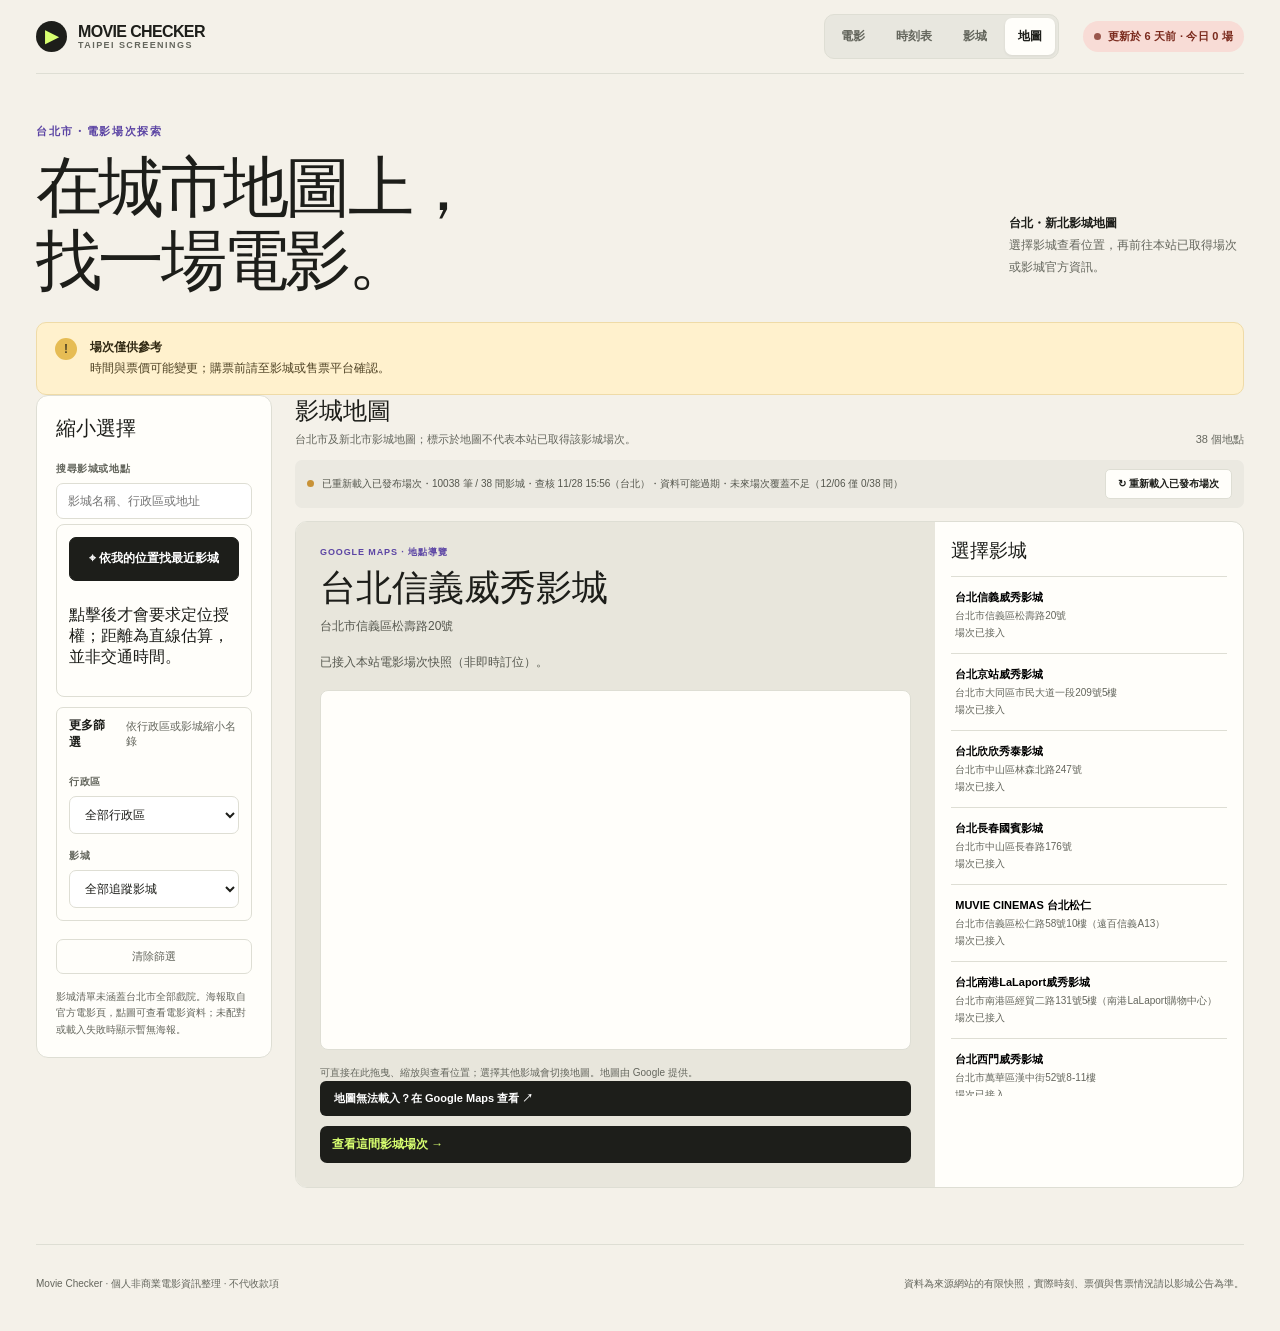
<file: map.html>
<!DOCTYPE html><html lang="zh-Hant"><head>
  <meta charset="utf-8">
  <meta name="viewport" content="width=device-width, initial-scale=1">
  <meta name="theme-color" content="#f4f1e9">
  <title>影城地圖｜Movie Checker 台北電影場次</title>
  
<link rel="stylesheet" href="./app.css">
<link rel="stylesheet" href="./movie-pages.css">
<script defer src="./demo-catalog.js"></script>
<script defer src="./theater-directory.js"></script>
<script defer src="./app-core.js"></script>
<script defer src="./movie-pages.js"></script>
<meta name="movie-checker-hosting" content="snapshot"></head>
<body class="page-map" data-page="map">
  <div class="shell">
    <header class="topbar">
      <a class="brand" href="./index.html" aria-label="Movie Checker 電影首頁">
        <span class="brand-mark" aria-hidden="true">▶</span>
        <span>MOVIE CHECKER<small>TAIPEI SCREENINGS</small></span>
      </a>
      <div class="top-links">
        <nav class="site-nav" aria-label="網站主選單">
          <a href="./index.html" data-nav="movies">電影</a>
          <a href="./showtimes.html" data-nav="showtimes">時刻表</a>
          <a href="./cinemas.html" data-nav="cinemas">影城</a>
          <a href="./map.html" data-nav="map" aria-current="page">地圖</a>
        </nav>
        <span class="demo-label">場次載入中</span>
      </div>
    </header>

    <main id="top">
      <section class="hero" aria-labelledby="main-title">
        <div>
          <p class="eyebrow">台北市・電影場次探索</p>
          <h1 id="main-title">在城市地圖上，<br>找一場電影。</h1>
        </div>
        <p class="hero-note"><strong>台北・新北影城地圖</strong><br>選擇影城查看位置，再前往本站已取得場次或影城官方資訊。</p>
      </section>

      <aside class="demo-banner" aria-label="場次資料說明">
        <span class="demo-icon" aria-hidden="true">!</span>
        <div><b>場次僅供參考</b>時間與票價可能變更；購票前請至影城或售票平台確認。</div>
      </aside>

      
<div class="page-data-summary-wrap" role="group" aria-label="資料更新狀態"><span id="page-data-summary" role="status" aria-live="polite">載入最新發布場次中…</span><a href="./cinemas.html">查看影城及來源 →</a></div>

<section id="movie-explorer" class="movie-explorer" aria-labelledby="film-explorer-title">
  <div class="film-explorer-head">
    <div><p class="eyebrow">MOVIE FIRST · 先選片，再挑場次</p>
      <h2 id="film-explorer-title">上映電影與線上訂票</h2>
      <p>選擇電影即可進入專屬頁面，比較不同影城的上映日期、時刻與票價參考，並開啟影城官方售票入口。</p>
    </div>
    <span class="film-explorer-kicker">正在讀取影城場次</span>
  </div>
  <div id="film-tools" class="film-tools">
    <label class="film-search-label" for="film-search">搜尋電影<input id="film-search" type="search" placeholder="輸入電影名稱" autocomplete="off"></label>
    <label class="film-sort-label" for="film-sort">電影排序<select id="film-sort"><option value="popular">最多場次</option><option value="next">最快開演</option><option value="title">電影名稱</option></select></label>
    <span id="film-count" aria-live="polite"></span>
  </div>
  <div id="film-grid" class="film-grid" aria-live="polite"></div>
  <div id="film-detail" class="film-detail hidden" aria-live="polite"></div>
  <p class="film-note">票價顯示公開一般全票參考價（NT$），非單場即時最終報價。特殊影廳、優惠及網路服務費等請以官方結帳頁為準。官方訂票入口可能需要再選一次影城、電影、日期與時間。網站不處理付款。</p>
</section>
<div class="page-jump-grid" aria-label="其他瀏覽方式">
  <a href="./showtimes.html"><strong>依時間找場次 →</strong><span>按日期、時間、版本比較所有影城的未開演場次。</span></a>
  <a href="./cinemas.html"><strong>依影城查看 →</strong><span>瀏覽台北、新北影城的資訊與已取得場次。</span></a>
  <a href="./map.html"><strong>地圖找影城 →</strong><span>依區域找到附近的影城，查看地點與進一步的場次。</span></a>
</div>



 
<div class="demo-section-title"><h2>電影場次查詢</h2><p>先讀取已發布的來源快照；顯示時會標示資料來源、查核狀態及台北時間。場次可能變更，訂票前請前往原站核對。</p></div>

      <section class="toolbar" aria-label="日期與檢視方式">
        <div id="date-strip" class="date-strip" role="group" aria-label="選擇觀影日期"></div>
        <div class="view-switch" role="group" aria-label="選擇檢視方式">
          <button type="button" data-view="screenings" aria-pressed="true">場次</button>
          <button type="button" data-view="cinemas" aria-pressed="false">影城</button>
          <button type="button" data-view="map" aria-pressed="false">地圖</button>
        </div>
      </section>

      <div class="layout">
        <aside class="filters" aria-labelledby="filter-title">
          <h2 id="filter-title">縮小選擇</h2>
          <div class="filter-controls">
            <details class="movie-picker" id="movie-picker"><summary>選擇電影（可多選）<span id="movie-selection-status">全部電影／版本</span></summary><div class="movie-picker-body"><button class="movie-clear" id="movie-clear" type="button">取消電影勾選</button><p class="movie-picker-note">列出已取得資料中所有日期、影城與版本的電影。勾選後跨日期顯示該電影的未開演場次；取消勾選後恢復按日期查看。下列數量為符合其他篩選的跨日期場次數。</p><div class="movie-options" id="movie-options" role="group" aria-label="選擇電影與版本"></div></div></details>
            <label class="field query-field"><span>搜尋影城或地點</span><input id="query" type="search" placeholder="影城名稱、行政區或地址" autocomplete="off"></label>
            <div class="nearest-cinema-control" id="nearest-cinema-control">
              <button type="button" id="find-nearest-cinema" class="nearest-cinema-button">⌖ 依我的位置找最近影城</button>
              <button type="button" id="clear-nearest-cinema" class="nearest-cinema-reset hidden">取消距離排序</button>
              <p id="nearest-cinema-status" role="status" aria-live="polite">點擊後才會要求定位授權；距離為直線估算，並非交通時間。</p>
              <a id="nearest-external-map" class="nearest-external-map hidden" target="_blank" rel="noopener noreferrer">在 Google Maps 查看附近影城 ↗</a>
            </div>
            <details class="directory-filter-disclosure" id="directory-filter-disclosure" open><summary>更多篩選<span>依行政區或影城縮小名錄</span></summary><div class="directory-filter-options"><label class="field"><span>行政區</span><select id="district"><option value="">全部行政區</option></select></label><label class="field"><span>影城</span><select id="cinema"><option value="">全部追蹤影城</option></select></label></div></details>
            <label class="field format-field"><span>放映版本</span><select id="format"><option value="">全部版本</option></select></label>
          </div>
          <button id="clear" class="clear-button" type="button">清除篩選</button>
          <p class="filter-foot">影城清單未涵蓋台北市全部戲院。海報取自官方電影頁，點圖可查看電影資料；未配對或載入失敗時顯示暫無海報。</p>
        </aside>

        <section class="results" aria-labelledby="results-title">
          <div class="results-head">
            <div><h2 id="results-title">今日場次</h2><p id="selected-date"></p></div>
            <div class="results-controls"><label class="sort-control" id="sort-control">排序<select id="sort-order" aria-describedby="sort-note"><option value="time">時間（最近開演）</option><option value="movie">電影（各版本分開）</option><option value="version">版本（各電影分開）</option></select></label><span id="result-count" class="result-count" aria-live="polite"></span></div>
          </div>
          <p class="sort-note" id="sort-note">同義版本合併選擇與計數，例如「數位(英)」與「數位‧英文版」統一為「數位（英語）」。不同語言、3D、特殊影廳及活動場保留區分；各場次仍顯示官方原始版本。</p>
          <div class="status-line"><span class="status-dot" aria-hidden="true"></span><span id="sync-time" role="status" aria-live="polite">讀取已發布的來源快照…</span><button type="button" class="refresh-button" id="refresh-catalog" aria-describedby="refresh-note">↻ 重新載入已發布場次</button></div>
          <div class="refresh-help hidden" id="refresh-help"><p>無法讀取已發布的場次快照。請確認網路後再試；目前顯示的資料會保留。</p></div>
          <p class="sr-only" id="refresh-note">重新載入 GitHub Pages 已發布的來源快照，保留目前篩選；資料由站點排程更新，不會從瀏覽器直接抓取影城。</p>
          <details id="source-details" class="developer-details"><summary>進階來源資訊（唯讀）</summary><div id="source-health" class="filter-foot" aria-label="影城同步來源明細"></div></details><label class="field" id="extra-date-field" style="margin:0 0 16px"><span id="date-scope-note">其他日期（含預售場次）</span><input id="date-picker" type="date"></label><div id="screening-view" class="screening-list"></div>
          <div id="cinema-view" class="venue-list hidden"></div>
          <div id="map-layout" class="map-layout hidden">
            <div class="map-destination"><span class="venue-kicker">GOOGLE MAPS · 地點導覽</span><h3 id="map-selected-name"></h3><p id="map-selected-address"></p><p id="map-cinema-status" class="map-status-note" aria-live="polite"></p><iframe id="theatre-map" class="theatre-map" title="Google Maps 影城位置" loading="lazy" referrerpolicy="strict-origin-when-cross-origin" allowfullscreen=""></iframe><span class="map-hint">可直接在此拖曳、縮放與查看位置；選擇其他影城會切換地圖。地圖由 Google 提供。</span><a id="map-launch" class="map-open" target="_blank" rel="noopener noreferrer">地圖無法載入？在 Google Maps 查看 ↗</a><a id="map-showtimes" class="map-route-link" href="./showtimes.html">查看這間影城場次 →</a></div>
            <div class="map-venues"><h3>選擇影城</h3><div id="map-place-list"></div></div>
          </div>
          <p id="empty-state" class="empty hidden">目前沒有符合條件的未開演場次。請調整日期或篩選，並查看來源狀態；未取得資料不代表沒有放映。</p>
        </section>
      </div>
      <details class="advanced-import"><summary>進階測試工具：個人場次 CSV 匯入</summary><section id="personal-import" aria-labelledby="personal-import-title" style="border:1px solid var(--line);background:var(--card);border-radius:16px;padding:18px 22px;margin:22px 0;">
  <h2 id="personal-import-title" style="margin:0 0 8px;font-size:20px;">個人場次 CSV 匯入（僅限此瀏覽器）</h2>
  <p style="margin:0 0 12px;">可匯入自己有權使用的場次做介面測試。檔案<strong>不會上傳到 GitHub 或本站伺服器</strong>，也不會自動向影城查詢。請以官方影城資訊核對；重新整理頁面會恢復原本的虛構測試資料。</p>
  <div style="display:flex;align-items:center;gap:10px;flex-wrap:wrap;">
    <input id="personal-showtimes-file" type="file" accept=".csv,text/csv" aria-describedby="personal-import-help" style="max-width:100%;font:inherit;">
    <button id="personal-import-template" type="button" class="refresh-button">下載 CSV 範本</button>
    <button id="personal-import-reset" type="button" class="refresh-button" disabled>恢復已發布場次</button>
  </div>
  <details style="margin-top:12px;">
    <summary style="cursor:pointer;font-weight:700;">直接貼上 CSV 文字（不需選擇檔案）</summary>
    <label for="personal-showtimes-paste" style="display:block;margin:10px 0 6px;">貼上已確認有權使用的電影場次資料：</label>
    <textarea id="personal-showtimes-paste" rows="5" aria-describedby="personal-import-help" placeholder="cinemaId,title,date,time,format" style="width:100%;max-width:100%;padding:10px;border:1px solid var(--line);border-radius:7px;font:inherit;font-size:13px;"></textarea>
    <button id="personal-import-paste-button" type="button" class="refresh-button" style="margin:8px 0 0;">預覽貼上的場次</button>
  </details>
  <p id="personal-import-help" style="margin:10px 0 0;font-size:13px;">CSV 欄位：cinemaId,title,date,time,format（台北時間）。cinemaId 須符合本站影城名錄；最多 2,000 筆，來源連結使用網站現有的影城資訊入口。</p>
  <p id="personal-import-status" role="status" aria-live="polite" style="margin:8px 0 0;font-weight:600;"></p>
</section></details>
      <section class="live-source-section" id="live-showtimes" aria-labelledby="live-showtimes-title">
 <div class="live-source-heading"><div><p class="eyebrow">SOURCE LINKS · 影城資訊</p><h2 id="live-showtimes-title">早期接入的影城場次來源</h2></div>
 <p>以下為最早接入同步的 12 間影城來源連結。其他影城的來源資訊會顯示在上方名錄卡片；未取得場次不代表沒有放映，購票前請至原站確認。</p></div>
 <div class="cinema-source-accordion" aria-label="依影城集團展開網址"><details class="cinema-source-group">
 <summary><span class="cinema-source-summary-main"><span class="cinema-source-dot" aria-hidden="true"></span><span class="cinema-source-summary-text"><strong>威秀影城</strong><small>9 間影城 · 台北、新北</small></span></span><span class="cinema-source-action"><span class="cinema-source-action-label">顯示影城網址</span><span class="cinema-source-chevron" aria-hidden="true">⌄</span></span></summary>
 <div class="live-cinema-grid"><article class="live-cinema-card"><span class="live-cinema-meta">信義區</span><h4>台北信義威秀影城</h4><p>台北市信義區松壽路20號</p><a href="https://www.vscinemas.com.tw/theater/detail.aspx?id=1" target="_blank" rel="noopener noreferrer" aria-label="開啟台北信義威秀影城的威秀官方影城頁">威秀官方影城頁 ↗</a></article>
<article class="live-cinema-card"><span class="live-cinema-meta">大同區</span><h4>台北京站威秀影城</h4><p>台北市大同區市民大道一段209號5樓</p><a href="https://www.vscinemas.com.tw/theater/detail.aspx?id=2" target="_blank" rel="noopener noreferrer" aria-label="開啟台北京站威秀影城的威秀官方影城頁">威秀官方影城頁 ↗</a></article>
<article class="live-cinema-card"><span class="live-cinema-meta">信義區</span><h4>MUVIE CINEMAS 台北松仁</h4><p>台北市信義區松仁路58號10樓（遠百信義A13）</p><a href="https://www.vscinemas.com.tw/theater/detail2.aspx?id=23" target="_blank" rel="noopener noreferrer" aria-label="開啟MUVIE CINEMAS 台北松仁的威秀官方影城頁">威秀官方影城頁 ↗</a></article>
<article class="live-cinema-card"><span class="live-cinema-meta">南港區</span><h4>台北南港LaLaport威秀影城</h4><p>台北市南港區經貿二路131號5樓（南港LaLaport購物中心）</p><a href="https://www.vscinemas.com.tw/theater/detail.aspx?id=34" target="_blank" rel="noopener noreferrer" aria-label="開啟台北南港LaLaport威秀影城的威秀官方影城頁">威秀官方影城頁 ↗</a></article>
<article class="live-cinema-card"><span class="live-cinema-meta">萬華區</span><h4>台北西門威秀影城</h4><p>台北市萬華區漢中街52號8-11樓</p><a href="https://www.vscinemas.com.tw/theater/detail.aspx?id=31" target="_blank" rel="noopener noreferrer" aria-label="開啟台北西門威秀影城的威秀官方影城頁">威秀官方影城頁 ↗</a></article>
<article class="live-cinema-card"><span class="live-cinema-meta">新北市板橋區</span><h4>板橋大遠百威秀影城</h4><p>新北市板橋區新站路28號10樓</p><a href="https://www.vscinemas.com.tw/theater/detail.aspx?id=4" target="_blank" rel="noopener noreferrer" aria-label="開啟板橋大遠百威秀影城的威秀官方影城頁">威秀官方影城頁 ↗</a></article>
<article class="live-cinema-card"><span class="live-cinema-meta">新北市新店區</span><h4>新店裕隆城威秀影城</h4><p>新北市新店區中興路三段70號7樓（新店裕隆城）</p><a href="https://www.vscinemas.com.tw/theater/detail.aspx?id=28" target="_blank" rel="noopener noreferrer" aria-label="開啟新店裕隆城威秀影城的威秀官方影城頁">威秀官方影城頁 ↗</a></article>
<article class="live-cinema-card"><span class="live-cinema-meta">新北市中和區</span><h4>中和環球威秀影城</h4><p>新北市中和區中山路三段122號4樓</p><a href="https://www.vscinemas.com.tw/theater/detail.aspx?id=25" target="_blank" rel="noopener noreferrer" aria-label="開啟中和環球威秀影城的威秀官方影城頁">威秀官方影城頁 ↗</a></article>
<article class="live-cinema-card"><span class="live-cinema-meta">新北市林口區</span><h4>林口MITSUI OUTLET PARK威秀影城</h4><p>新北市林口區文化三路一段356號3樓</p><a href="https://www.vscinemas.com.tw/theater/detail.aspx?id=5" target="_blank" rel="noopener noreferrer" aria-label="開啟林口MITSUI OUTLET PARK威秀影城的威秀官方影城頁">威秀官方影城頁 ↗</a></article></div>
 </details>
<details class="cinema-source-group">
 <summary><span class="cinema-source-summary-main"><span class="cinema-source-dot" aria-hidden="true"></span><span class="cinema-source-summary-text"><strong>國賓影城</strong><small>2 間影城 · 台北</small></span></span><span class="cinema-source-action"><span class="cinema-source-action-label">顯示影城網址</span><span class="cinema-source-chevron" aria-hidden="true">⌄</span></span></summary>
 <div class="live-cinema-grid"><article class="live-cinema-card"><span class="live-cinema-meta">中山區</span><h4>台北長春國賓影城</h4><p>台北市中山區長春路176號</p><a href="https://www.ambassador.com.tw/home/Showtime?ID=453b2966-f7c2-44a9-b2eb-687493855d0e" target="_blank" rel="noopener noreferrer" aria-label="開啟台北長春國賓影城的國賓官方場次頁">國賓官方場次頁 ↗</a></article>
<article class="live-cinema-card"><span class="live-cinema-meta">萬華區</span><h4>國賓大戲院</h4><p>台北市萬華區成都路88號</p><a href="https://www.ambassador.com.tw/home/Showtime?ID=84b87b82-b936-4a39-b91f-e88328d33b4e" target="_blank" rel="noopener noreferrer" aria-label="開啟國賓大戲院的國賓官方場次頁">國賓官方場次頁 ↗</a></article></div>
 </details>
<details class="cinema-source-group">
 <summary><span class="cinema-source-summary-main"><span class="cinema-source-dot" aria-hidden="true"></span><span class="cinema-source-summary-text"><strong>秀泰影城</strong><small>1 間影城 · 欣欣秀泰</small></span></span><span class="cinema-source-action"><span class="cinema-source-action-label">顯示影城網址</span><span class="cinema-source-chevron" aria-hidden="true">⌄</span></span></summary>
 <div class="live-cinema-grid"><article class="live-cinema-card"><span class="live-cinema-meta">中山區</span><h4>台北欣欣秀泰影城</h4><p>台北市中山區林森北路247號</p><a href="https://www.atmovies.com.tw/showtime/t02d03/a02/" target="_blank" rel="noopener noreferrer" aria-label="開啟台北欣欣秀泰影城的開眼電影網場次頁">開眼電影網場次頁 ↗</a></article></div>
 </details></div>
 </section>
    </main>

    <footer>
      <p>Movie Checker · 個人非商業電影資訊整理 · 不代收款項</p>
      <p>已載入來源快照的場次仍可能更新或取消；請至影城官方場次頁核對，最終售票資訊以影城公告為準。</p>
    </footer>
  </div>

  
  


</body></html>
</file>
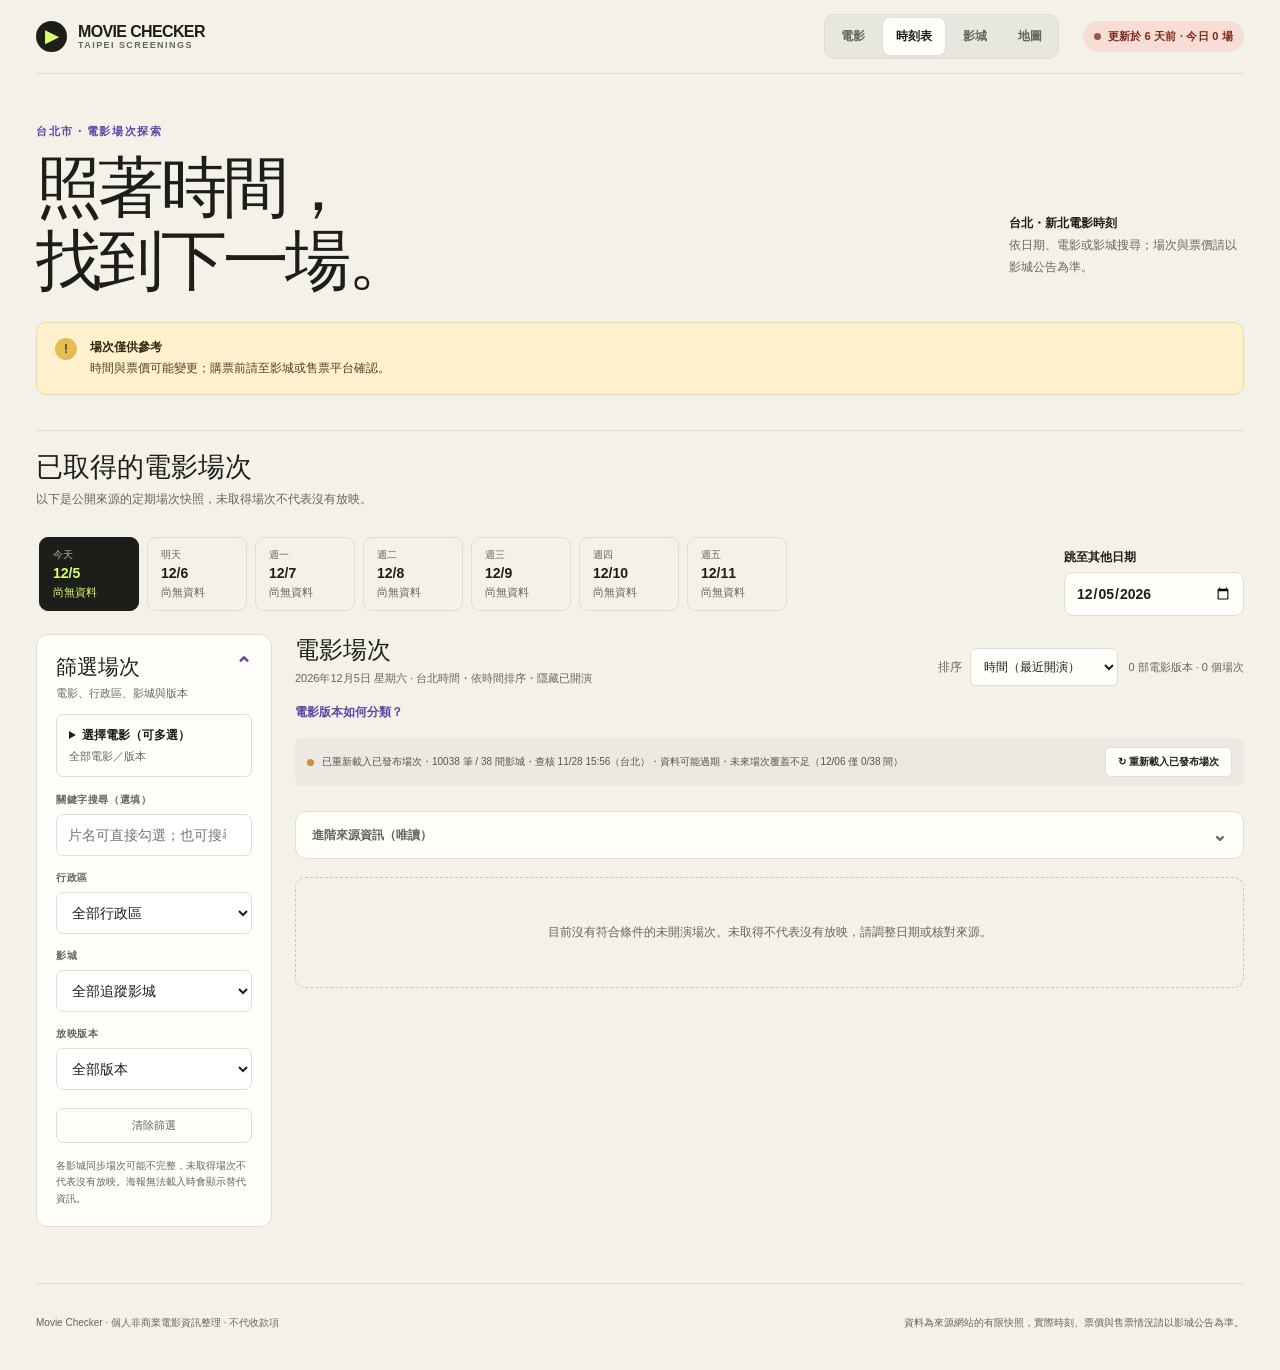
<file: showtimes.html>
<!DOCTYPE html><html lang="zh-Hant"><head>
  <meta charset="utf-8">
  <meta name="viewport" content="width=device-width, initial-scale=1">
  <meta name="theme-color" content="#f4f1e9">
  <title>電影時刻表｜Movie Checker 台北電影場次</title>
  
<link rel="stylesheet" href="./app.css">
<link rel="stylesheet" href="./movie-pages.css">
<script defer src="./demo-catalog.js"></script>
<script defer src="./theater-directory.js"></script>
<script defer src="./app-core.js"></script>
<script defer src="./movie-pages.js"></script>
<meta name="movie-checker-hosting" content="snapshot"></head>
<body class="page-showtimes" data-page="showtimes">
  <div class="shell">
    <header class="topbar">
      <a class="brand" href="./index.html" aria-label="Movie Checker 電影首頁">
        <span class="brand-mark" aria-hidden="true">▶</span>
        <span>MOVIE CHECKER<small>TAIPEI SCREENINGS</small></span>
      </a>
      <div class="top-links">
        <nav class="site-nav" aria-label="網站主選單">
          <a href="./index.html" data-nav="movies">電影</a>
          <a href="./showtimes.html" data-nav="showtimes" aria-current="page">時刻表</a>
          <a href="./cinemas.html" data-nav="cinemas">影城</a>
          <a href="./map.html" data-nav="map">地圖</a>
        </nav>
        <span class="demo-label">場次載入中</span>
      </div>
    </header>

    <main id="top">
      <section class="hero" aria-labelledby="main-title">
        <div>
          <p class="eyebrow">台北市・電影場次探索</p>
          <h1 id="main-title">照著時間，<br>找到下一場。</h1>
        </div>
        <p class="hero-note"><strong>台北・新北電影時刻</strong><br>依日期、電影或影城搜尋；場次與票價請以影城公告為準。</p>
      </section>

      <aside class="demo-banner" aria-label="場次資料說明">
        <span class="demo-icon" aria-hidden="true">!</span>
        <div><b>場次僅供參考</b>時間與票價可能變更；購票前請至影城或售票平台確認。</div>
      </aside>

      
<div class="page-data-summary-wrap" role="group" aria-label="資料更新狀態"><span id="page-data-summary" role="status" aria-live="polite">載入最新發布場次中…</span><a href="./cinemas.html">查看影城及來源 →</a></div>

<section id="movie-explorer" class="movie-explorer" aria-labelledby="film-explorer-title">
  <div class="film-explorer-head">
    <div><p class="eyebrow">MOVIE FIRST · 先選片，再挑場次</p>
      <h2 id="film-explorer-title">上映電影與線上訂票</h2>
      <p>選擇電影即可進入專屬頁面，比較不同影城的上映日期、時刻與票價參考，並開啟影城官方售票入口。</p>
    </div>
    <span class="film-explorer-kicker">正在讀取影城場次</span>
  </div>
  <div id="film-tools" class="film-tools">
    <label class="film-search-label" for="film-search">搜尋電影<input id="film-search" type="search" placeholder="輸入電影名稱" autocomplete="off"></label>
    <label class="film-sort-label" for="film-sort">電影排序<select id="film-sort"><option value="popular">最多場次</option><option value="next">最快開演</option><option value="title">電影名稱</option></select></label>
    <span id="film-count" aria-live="polite"></span>
  </div>
  <div id="film-grid" class="film-grid" aria-live="polite"></div>
  <div id="film-detail" class="film-detail hidden" aria-live="polite"></div>
  <p class="film-note">票價顯示公開一般全票參考價（NT$），非單場即時最終報價。特殊影廳、優惠及網路服務費等請以官方結帳頁為準。官方訂票入口可能需要再選一次影城、電影、日期與時間。網站不處理付款。</p>
</section>
<div class="page-jump-grid" aria-label="其他瀏覽方式">
  <a href="./showtimes.html"><strong>依時間找場次 →</strong><span>按日期、時間、版本比較所有影城的未開演場次。</span></a>
  <a href="./cinemas.html"><strong>依影城查看 →</strong><span>瀏覽台北、新北影城的地點、來源與已取得場次。</span></a>
  <a href="./map.html"><strong>地圖找影城 →</strong><span>依區域找到附近的影城，查看地點與進一步的場次。</span></a>
</div>



 
<div class="demo-section-title"><h2>電影場次查詢</h2><p>先讀取已發布的來源快照；顯示時會標示資料來源、查核狀態及台北時間。場次可能變更，訂票前請前往原站核對。</p></div>

      <section class="toolbar showtimes-date-toolbar" aria-label="選擇觀影日期">
        <div id="date-strip" class="date-strip" role="group" aria-label="未來七天的場次日期"></div>
        <label class="date-jump" id="extra-date-field"><span id="date-scope-note">跳至其他日期</span><input id="date-picker" type="date" aria-label="選擇其他觀影日期"></label>
      </section>

      <div class="layout">
        <aside class="filters" aria-labelledby="filter-title">
          <details class="filter-disclosure" id="filter-disclosure" open>
            <summary id="filter-title">篩選場次 <span id="filter-active-summary">可依電影、影城與版本縮小範圍</span></summary>
          <div class="filter-controls">
            <details class="movie-picker" id="movie-picker"><summary>選擇電影（可多選）<span id="movie-selection-status">全部電影／版本</span></summary><div class="movie-picker-body"><button class="movie-clear" id="movie-clear" type="button">取消電影勾選</button><p class="movie-picker-note">列出已取得資料中所有日期、影城與版本的電影。勾選後跨日期顯示該電影的未開演場次；取消勾選後恢復按日期查看。下列數量為符合其他篩選的跨日期場次數。</p><div class="movie-options" id="movie-options" role="group" aria-label="選擇電影與版本"></div></div></details>
            <label class="field query-field"><span>關鍵字搜尋（選填）</span><input id="query" type="search" placeholder="片名可直接勾選；也可搜尋影城或地址" autocomplete="off"></label>
            <label class="field"><span>行政區</span><select id="district"><option value="">全部行政區</option></select></label>
            <label class="field"><span>影城</span><select id="cinema"><option value="">全部追蹤影城</option></select></label>
            <label class="field"><span>放映版本</span><select id="format"><option value="">全部版本</option></select></label>
          </div>
          <button id="clear" class="clear-button" type="button">清除篩選</button>
          </details>
          <p class="filter-foot">各影城同步場次可能不完整，未取得場次不代表沒有放映。海報無法載入時會顯示替代資訊。</p>
        </aside>

        <section class="results" aria-labelledby="results-title">
          <div class="results-head">
            <div><h2 id="results-title">今日場次</h2><p id="selected-date"></p></div>
            <div class="results-controls"><label class="sort-control" id="sort-control">排序<select id="sort-order" aria-describedby="sort-note"><option value="time">時間（最近開演）</option><option value="movie">電影（各版本分開）</option><option value="version">版本（各電影分開）</option></select></label><span id="result-count" class="result-count" aria-live="polite"></span></div>
          </div>
          <details class="sort-details" id="sort-note"><summary>電影版本如何分類？</summary><p>相同語言與版本會合併篩選，例如「數位(英)」與「數位‧英文版」視為「數位（英語）」。3D、特殊影廳與活動場仍保留區分，場次卡會顯示來源提供的版本名稱。</p></details>
          <div class="status-line"><span class="status-dot" aria-hidden="true"></span><span id="sync-time" role="status" aria-live="polite">讀取已發布的來源快照…</span><button type="button" class="refresh-button" id="refresh-catalog" aria-describedby="refresh-note">↻ 重新載入已發布場次</button></div>
          <div class="refresh-help hidden" id="refresh-help"><p>無法讀取已發布的場次快照。請確認網路後再試；目前顯示的資料會保留。</p></div>
          <p class="sr-only" id="refresh-note">重新載入 GitHub Pages 已發布的來源快照，保留目前篩選；資料由站點排程更新，不會從瀏覽器直接抓取影城。</p>
          <div id="screening-view" class="screening-list"></div><details id="source-details" class="developer-details"><summary>進階來源資訊（唯讀）</summary><div id="source-health" class="filter-foot" aria-label="影城同步來源明細"></div></details>
          <div id="cinema-view" class="venue-list hidden"></div>
          <div id="map-layout" class="map-layout hidden">
            <div class="map-destination"><span class="venue-kicker">GOOGLE MAPS · 地點導覽</span><h3 id="map-selected-name"></h3><p id="map-selected-address"></p><p id="map-cinema-status" class="map-status-note" aria-live="polite"></p><iframe id="theatre-map" class="theatre-map" title="Google Maps 影城位置" loading="lazy" referrerpolicy="strict-origin-when-cross-origin" allowfullscreen=""></iframe><span class="map-hint">可直接在此拖曳、縮放與查看位置；選擇其他影城會切換地圖。地圖由 Google 提供。</span><a id="map-launch" class="map-open" target="_blank" rel="noopener noreferrer">地圖無法載入？在 Google Maps 查看 ↗</a><a id="map-showtimes" class="map-route-link" href="./showtimes.html">查看這間影城場次 →</a></div>
            <div class="map-venues"><h3>選擇影城</h3><div id="map-place-list"></div></div>
          </div>
          <p id="empty-state" class="empty hidden">目前沒有符合條件的未開演場次。請調整日期或篩選，並查看來源狀態；未取得資料不代表沒有放映。</p>
        </section>
      </div>
      <details class="advanced-import"><summary>進階測試工具：個人場次 CSV 匯入</summary><section id="personal-import" aria-labelledby="personal-import-title" style="border:1px solid var(--line);background:var(--card);border-radius:16px;padding:18px 22px;margin:22px 0;">
  <h2 id="personal-import-title" style="margin:0 0 8px;font-size:20px;">個人場次 CSV 匯入（僅限此瀏覽器）</h2>
  <p style="margin:0 0 12px;">可匯入自己有權使用的場次做介面測試。檔案<strong>不會上傳到 GitHub 或本站伺服器</strong>，也不會自動向影城查詢。請以官方影城資訊核對；重新整理頁面會恢復原本的虛構測試資料。</p>
  <div style="display:flex;align-items:center;gap:10px;flex-wrap:wrap;">
    <input id="personal-showtimes-file" type="file" accept=".csv,text/csv" aria-describedby="personal-import-help" style="max-width:100%;font:inherit;">
    <button id="personal-import-template" type="button" class="refresh-button">下載 CSV 範本</button>
    <button id="personal-import-reset" type="button" class="refresh-button" disabled>恢復已發布場次</button>
  </div>
  <details style="margin-top:12px;">
    <summary style="cursor:pointer;font-weight:700;">直接貼上 CSV 文字（不需選擇檔案）</summary>
    <label for="personal-showtimes-paste" style="display:block;margin:10px 0 6px;">貼上已確認有權使用的電影場次資料：</label>
    <textarea id="personal-showtimes-paste" rows="5" aria-describedby="personal-import-help" placeholder="cinemaId,title,date,time,format" style="width:100%;max-width:100%;padding:10px;border:1px solid var(--line);border-radius:7px;font:inherit;font-size:13px;"></textarea>
    <button id="personal-import-paste-button" type="button" class="refresh-button" style="margin:8px 0 0;">預覽貼上的場次</button>
  </details>
  <p id="personal-import-help" style="margin:10px 0 0;font-size:13px;">CSV 欄位：cinemaId,title,date,time,format（台北時間）。cinemaId 須符合本站影城名錄；最多 2,000 筆，來源連結使用網站現有的影城資訊入口。</p>
  <p id="personal-import-status" role="status" aria-live="polite" style="margin:8px 0 0;font-weight:600;"></p>
</section></details>
      <section class="live-source-section" id="live-showtimes" aria-labelledby="live-showtimes-title">
 <div class="live-source-heading"><div><p class="eyebrow">SOURCE LINKS · 影城資訊</p><h2 id="live-showtimes-title">早期接入的影城場次來源</h2></div>
 <p>以下為最早接入同步的 12 間影城來源連結。其他影城的來源資訊會顯示在上方名錄卡片；未取得場次不代表沒有放映，購票前請至原站確認。</p></div>
 <div class="cinema-source-accordion" aria-label="依影城集團展開網址"><details class="cinema-source-group">
 <summary><span class="cinema-source-summary-main"><span class="cinema-source-dot" aria-hidden="true"></span><span class="cinema-source-summary-text"><strong>威秀影城</strong><small>9 間影城 · 台北、新北</small></span></span><span class="cinema-source-action"><span class="cinema-source-action-label">顯示影城網址</span><span class="cinema-source-chevron" aria-hidden="true">⌄</span></span></summary>
 <div class="live-cinema-grid"><article class="live-cinema-card"><span class="live-cinema-meta">信義區</span><h4>台北信義威秀影城</h4><p>台北市信義區松壽路20號</p><a href="https://www.vscinemas.com.tw/theater/detail.aspx?id=1" target="_blank" rel="noopener noreferrer" aria-label="開啟台北信義威秀影城的威秀官方影城頁">威秀官方影城頁 ↗</a></article>
<article class="live-cinema-card"><span class="live-cinema-meta">大同區</span><h4>台北京站威秀影城</h4><p>台北市大同區市民大道一段209號5樓</p><a href="https://www.vscinemas.com.tw/theater/detail.aspx?id=2" target="_blank" rel="noopener noreferrer" aria-label="開啟台北京站威秀影城的威秀官方影城頁">威秀官方影城頁 ↗</a></article>
<article class="live-cinema-card"><span class="live-cinema-meta">信義區</span><h4>MUVIE CINEMAS 台北松仁</h4><p>台北市信義區松仁路58號10樓（遠百信義A13）</p><a href="https://www.vscinemas.com.tw/theater/detail2.aspx?id=23" target="_blank" rel="noopener noreferrer" aria-label="開啟MUVIE CINEMAS 台北松仁的威秀官方影城頁">威秀官方影城頁 ↗</a></article>
<article class="live-cinema-card"><span class="live-cinema-meta">南港區</span><h4>台北南港LaLaport威秀影城</h4><p>台北市南港區經貿二路131號5樓（南港LaLaport購物中心）</p><a href="https://www.vscinemas.com.tw/theater/detail.aspx?id=34" target="_blank" rel="noopener noreferrer" aria-label="開啟台北南港LaLaport威秀影城的威秀官方影城頁">威秀官方影城頁 ↗</a></article>
<article class="live-cinema-card"><span class="live-cinema-meta">萬華區</span><h4>台北西門威秀影城</h4><p>台北市萬華區漢中街52號8-11樓</p><a href="https://www.vscinemas.com.tw/theater/detail.aspx?id=31" target="_blank" rel="noopener noreferrer" aria-label="開啟台北西門威秀影城的威秀官方影城頁">威秀官方影城頁 ↗</a></article>
<article class="live-cinema-card"><span class="live-cinema-meta">新北市板橋區</span><h4>板橋大遠百威秀影城</h4><p>新北市板橋區新站路28號10樓</p><a href="https://www.vscinemas.com.tw/theater/detail.aspx?id=4" target="_blank" rel="noopener noreferrer" aria-label="開啟板橋大遠百威秀影城的威秀官方影城頁">威秀官方影城頁 ↗</a></article>
<article class="live-cinema-card"><span class="live-cinema-meta">新北市新店區</span><h4>新店裕隆城威秀影城</h4><p>新北市新店區中興路三段70號7樓（新店裕隆城）</p><a href="https://www.vscinemas.com.tw/theater/detail.aspx?id=28" target="_blank" rel="noopener noreferrer" aria-label="開啟新店裕隆城威秀影城的威秀官方影城頁">威秀官方影城頁 ↗</a></article>
<article class="live-cinema-card"><span class="live-cinema-meta">新北市中和區</span><h4>中和環球威秀影城</h4><p>新北市中和區中山路三段122號4樓</p><a href="https://www.vscinemas.com.tw/theater/detail.aspx?id=25" target="_blank" rel="noopener noreferrer" aria-label="開啟中和環球威秀影城的威秀官方影城頁">威秀官方影城頁 ↗</a></article>
<article class="live-cinema-card"><span class="live-cinema-meta">新北市林口區</span><h4>林口MITSUI OUTLET PARK威秀影城</h4><p>新北市林口區文化三路一段356號3樓</p><a href="https://www.vscinemas.com.tw/theater/detail.aspx?id=5" target="_blank" rel="noopener noreferrer" aria-label="開啟林口MITSUI OUTLET PARK威秀影城的威秀官方影城頁">威秀官方影城頁 ↗</a></article></div>
 </details>
<details class="cinema-source-group">
 <summary><span class="cinema-source-summary-main"><span class="cinema-source-dot" aria-hidden="true"></span><span class="cinema-source-summary-text"><strong>國賓影城</strong><small>2 間影城 · 台北</small></span></span><span class="cinema-source-action"><span class="cinema-source-action-label">顯示影城網址</span><span class="cinema-source-chevron" aria-hidden="true">⌄</span></span></summary>
 <div class="live-cinema-grid"><article class="live-cinema-card"><span class="live-cinema-meta">中山區</span><h4>台北長春國賓影城</h4><p>台北市中山區長春路176號</p><a href="https://www.ambassador.com.tw/home/Showtime?ID=453b2966-f7c2-44a9-b2eb-687493855d0e" target="_blank" rel="noopener noreferrer" aria-label="開啟台北長春國賓影城的國賓官方場次頁">國賓官方場次頁 ↗</a></article>
<article class="live-cinema-card"><span class="live-cinema-meta">萬華區</span><h4>國賓大戲院</h4><p>台北市萬華區成都路88號</p><a href="https://www.ambassador.com.tw/home/Showtime?ID=84b87b82-b936-4a39-b91f-e88328d33b4e" target="_blank" rel="noopener noreferrer" aria-label="開啟國賓大戲院的國賓官方場次頁">國賓官方場次頁 ↗</a></article></div>
 </details>
<details class="cinema-source-group">
 <summary><span class="cinema-source-summary-main"><span class="cinema-source-dot" aria-hidden="true"></span><span class="cinema-source-summary-text"><strong>秀泰影城</strong><small>1 間影城 · 欣欣秀泰</small></span></span><span class="cinema-source-action"><span class="cinema-source-action-label">顯示影城網址</span><span class="cinema-source-chevron" aria-hidden="true">⌄</span></span></summary>
 <div class="live-cinema-grid"><article class="live-cinema-card"><span class="live-cinema-meta">中山區</span><h4>台北欣欣秀泰影城</h4><p>台北市中山區林森北路247號</p><a href="https://www.atmovies.com.tw/showtime/t02d03/a02/" target="_blank" rel="noopener noreferrer" aria-label="開啟台北欣欣秀泰影城的開眼電影網場次頁">開眼電影網場次頁 ↗</a></article></div>
 </details></div>
 </section>
    </main>

    <footer>
      <p>Movie Checker · 個人非商業電影資訊整理 · 不代收款項</p>
      <p>已載入來源快照的場次仍可能更新或取消；請至影城官方場次頁核對，最終售票資訊以影城公告為準。</p>
    </footer>
  </div>

  
  


</body></html>
</file>
<file: app.css>
:root {
      color-scheme: light;
      --paper: #f4f1e9;
      --card: #fffefa;
      --ink: #1d1e1a;
      --muted: #64665d;
      --line: #deded4;
      --acid: #d8ff70;
      --purple: #5c45a4;
      --warning: #fff1cd;
      --serif: Georgia, "Noto Serif TC", "Songti TC", serif;
      font-family: "Aptos", "Noto Sans TC", "PingFang TC", "Microsoft JhengHei", sans-serif;
    }
    * { box-sizing: border-box; }
    body { margin: 0; color: var(--ink); background: var(--paper); }
    a { color: inherit; }
    button, input, select { font: inherit; }
    button, select, a { -webkit-tap-highlight-color: transparent; }
    :focus-visible { outline: 3px solid var(--purple); outline-offset: 3px; }
    .shell { max-width: 1320px; margin: 0 auto; padding: 0 36px; }
    .topbar { height: 74px; display: flex; align-items: center; justify-content: space-between; border-bottom: 1px solid var(--line); }
    .brand { display: inline-flex; align-items: center; gap: 11px; text-decoration: none; font-weight: 800; letter-spacing: -.04em; }
    .brand-mark { display: grid; place-items: center; width: 31px; height: 31px; background: var(--ink); color: var(--acid); border-radius: 50%; font-size: 17px; }
    .brand small { display: block; color: var(--muted); font-size: 9px; letter-spacing: .16em; line-height: 1.1; }
    .top-links { display: flex; align-items: center; gap: 24px; font-size: 12px; }
    .top-links a { text-decoration-thickness: 1px; text-underline-offset: 4px; }
    .demo-label { background: var(--acid); padding: 8px 11px; border-radius: 99px; font-size: 10px; font-weight: 800; letter-spacing: .09em; }
    .hero { display: grid; grid-template-columns: 1fr auto; gap: 24px; align-items: end; padding: 50px 0 25px; }
    .eyebrow { margin: 0 0 13px; color: var(--purple); font-size: 11px; font-weight: 800; letter-spacing: .15em; text-transform: uppercase; }
    h1 { max-width: 720px; margin: 0; font: 500 clamp(36px, 5.5vw, 66px)/1.1 var(--serif); letter-spacing: -.055em; }
    .hero-note { max-width: 235px; padding-bottom: 7px; color: var(--muted); font-size: 12px; line-height: 1.8; }
    .hero-note strong { color: var(--ink); }
    .demo-banner { display: flex; align-items: flex-start; gap: 13px; padding: 15px 18px; background: var(--warning); border: 1px solid #efdba7; border-radius: 10px; color: #4e4224; font-size: 12px; line-height: 1.6; }
    .demo-banner b { display: block; margin-bottom: 2px; color: #302812; }
    .demo-icon { flex: 0 0 22px; display: grid; place-items: center; width: 22px; height: 22px; background: #e6bc54; border-radius: 50%; font-weight: 900; }
    .toolbar { display: flex; justify-content: space-between; align-items: center; gap: 20px; margin: 25px 0 18px; }
    .date-strip { display: flex; gap: 8px; overflow-x: auto; padding: 3px 3px 5px; scrollbar-width: thin; }
    .date-button { min-width: 94px; padding: 10px 13px; border: 1px solid var(--line); border-radius: 9px; background: transparent; color: var(--muted); text-align: left; cursor: pointer; }
    .date-button span { display: block; font-size: 10px; }
    .date-button strong { display: block; margin-top: 3px; color: var(--ink); font-size: 14px; }
    .date-button:disabled, input[type="date"]:disabled { opacity: .5; cursor: not-allowed; }
    .screening-date { color: var(--muted); font-size: 11px; white-space: nowrap; }
    .date-button[aria-pressed="true"] { border-color: var(--ink); background: var(--ink); color: #b8bdad; }
    .date-button[aria-pressed="true"] strong { color: var(--acid); }
    .view-switch { display: flex; padding: 4px; border: 1px solid var(--line); border-radius: 10px; background: #ebe9e1; }
    .view-switch button { padding: 8px 12px; border: 0; border-radius: 7px; background: transparent; color: var(--muted); font-size: 11px; cursor: pointer; }
    .view-switch button[aria-pressed="true"] { background: var(--card); color: var(--ink); box-shadow: 0 1px 3px #15151120; }
    .layout { display: grid; grid-template-columns: 236px minmax(0, 1fr); gap: 23px; align-items: start; padding-bottom: 56px; }
    .filters { position: sticky; top: 15px; padding: 19px; border: 1px solid var(--line); border-radius: 12px; background: var(--card); }
    .filters h2 { margin: 0 0 20px; font: 500 20px var(--serif); }
    .field { display: block; margin-top: 15px; }
    .field span { display: block; margin-bottom: 7px; color: var(--muted); font-size: 10px; font-weight: 700; letter-spacing: .06em; }
    .field input, .field select { width: 100%; padding: 10px 11px; border: 1px solid var(--line); border-radius: 7px; background: #fff; color: var(--ink); font-size: 12px; }
    .clear-button { width: 100%; margin-top: 18px; padding: 9px; border: 1px solid var(--line); border-radius: 7px; background: transparent; color: var(--muted); font-size: 11px; cursor: pointer; }
    .filter-foot { margin: 15px 0 0; color: var(--muted); font-size: 10px; line-height: 1.65; }
    .results-head { display: flex; justify-content: space-between; align-items: end; gap: 16px; margin: 0 0 13px; }
    .results-head h2 { margin: 0; font: 500 24px var(--serif); }
    .results-head p { margin: 5px 0 0; color: var(--muted); font-size: 11px; }
    .result-count { color: var(--muted); font-size: 11px; white-space: nowrap; }
    .movie-picker, .query-field { grid-column: 1 / -1; }
    .movie-picker { min-width: 0; margin-bottom: 16px; border: 1px solid var(--line); border-radius: 7px; background: var(--card); }
    .movie-picker summary { padding: 12px; color: var(--ink); font-size: 12px; font-weight: 700; cursor: pointer; }
    .movie-picker summary span { display: block; margin-top: 5px; color: var(--muted); font-size: 11px; font-weight: 400; }
    .movie-picker-body { padding: 0 10px 10px; }
    .movie-clear { min-height: 32px; padding: 5px 8px; border: 1px solid var(--line); border-radius: 5px; background: var(--card); color: var(--ink); font: inherit; font-size: 11px; cursor: pointer; }
    .movie-picker-note { margin: 8px 0; color: var(--muted); font-size: 11px; line-height: 1.6; }
    .movie-options { max-height: 280px; overflow-y: auto; overscroll-behavior: contain; }
    .movie-choice { display: flex; gap: 9px; align-items: flex-start; padding: 9px 4px; border-top: 1px solid var(--line); cursor: pointer; }
    .movie-choice input { flex: 0 0 auto; width: 17px; height: 17px; margin: 2px 0 0; accent-color: var(--purple); }
    .movie-choice span { min-width: 0; }
    .movie-choice strong { display: block; color: var(--ink); font-size: 12px; font-weight: 600; line-height: 1.5; overflow-wrap: anywhere; }
    .movie-choice small { display: block; margin-top: 3px; color: var(--muted); font-size: 10px; line-height: 1.5; }
    .results-head { flex-wrap: wrap; gap: 12px; }
    .results-controls { display: flex; flex-wrap: wrap; align-items: center; justify-content: flex-end; gap: 10px; }
    .sort-control { display: flex; align-items: center; gap: 8px; color: var(--muted); font-size: 12px; }
    .sort-control select { min-height: 38px; max-width: 100%; padding: 6px 9px; border: 1px solid var(--line); border-radius: 6px; background: var(--card); color: var(--ink); font: inherit; }
    .sort-note { margin: 0 0 14px; color: var(--muted); font-size: 11px; line-height: 1.6; }
    .movie-group-heading { display: flex; flex-wrap: wrap; align-items: center; justify-content: space-between; gap: 8px; margin-top: 12px; padding: 12px 0 8px; border-bottom: 1px solid var(--line); }
    .movie-group-heading h3 { display: flex; flex-wrap: wrap; align-items: center; gap: 8px; min-width: 0; overflow-wrap: anywhere; margin: 0; font: 500 18px/1.4 var(--serif); }
    .movie-group-heading > span { color: var(--muted); font-size: 11px; }
    .status-line { display: flex; align-items: center; gap: 8px; margin: 0 0 13px; padding: 9px 12px; border-radius: 7px; background: #ebe9e1; color: #55574e; font-size: 10px; }
    .status-line { flex-wrap: wrap; }
    .refresh-button { margin-left: auto; padding: 7px 12px; border: 1px solid var(--line); border-radius: 5px; background: var(--card); color: var(--ink); cursor: pointer; font: inherit; font-weight: 700; }
    .refresh-button:disabled { cursor: wait; opacity: .6; }
    .refresh-help { margin: 0 0 14px; padding: 12px; border: 1px solid var(--line); border-radius: 7px; background: var(--card); font-size: 12px; line-height: 1.7; }
    .refresh-help p { margin: 0; }
    .refresh-help a { color: var(--ink); }
    .status-dot { width: 7px; height: 7px; border-radius: 50%; background: #c89237; }
    .screening-list { display: grid; gap: 10px; }
    .screening-card { display: grid; grid-template-columns: 104px minmax(0, 1fr) auto; align-items: center; gap: 16px; padding: 14px; border: 1px solid var(--line); border-radius: 11px; background: var(--card); }
    .poster { position: relative; display: block; overflow: hidden; width: 104px; height: 156px; border-radius: 5px; background: #323a39; color: #fff; text-decoration: none; }
    .poster-fallback { display: flex; flex-direction: column; justify-content: space-between; height: 100%; padding: 9px; }
    .poster-photo .poster-fallback { position: absolute; inset: 0; }
    .poster img { position: relative; display: block; width: 100%; height: 100%; object-fit: contain; background: #262a29; }
    .poster.alt { background: linear-gradient(145deg, #162832, #226d72 62%, #b4b578); }
    .poster.alt2 { background: linear-gradient(145deg, #393224, #a65b32 60%, #e2bc76); }
    .poster small { font-size: 7px; letter-spacing: .11em; }
    .poster b { font: 500 13px/1.25 var(--serif); }
    .movie-title { margin: 0 0 5px; font: 500 19px var(--serif); }
    .movie-meta { display: flex; flex-wrap: wrap; gap: 6px; color: var(--muted); font-size: 10px; }
    .tag { padding: 3px 6px; border-radius: 4px; background: #eeede6; }
    .cinema-row { display: flex; align-items: center; gap: 6px; margin-top: 10px; color: #4e5048; font-size: 11px; font-weight: 700; }
    .pin { color: var(--purple); font-size: 13px; }
    .address { margin: 4px 0 0 18px; color: var(--muted); font-size: 10px; }
    .screening-actions { display: flex; flex-direction: column; align-items: flex-end; gap: 9px; min-width: 115px; }
    .time { font-size: 23px; font-weight: 750; letter-spacing: -.06em; font-variant-numeric: tabular-nums; }
    .action-link { display: inline-flex; width: 100%; min-height: 36px; box-sizing: border-box; justify-content: center; align-items: center; gap: 5px; padding: 8px 10px; border-radius: 6px; background: var(--acid); color: var(--ink); font-size: 10px; font-weight: 800; text-decoration: none; }
    .map-quick-link { color: var(--muted); font-size: 10px; text-underline-offset: 3px; }
    .venue-list { display: grid; grid-template-columns: repeat(2, minmax(0, 1fr)); gap: 11px; }
    .venue-card { display: flex; flex-direction: column; padding: 17px; border: 1px solid var(--line); border-radius: 11px; background: var(--card); }
    .venue-kicker { color: var(--purple); font-size: 9px; font-weight: 800; letter-spacing: .1em; }
    .venue-card h3 { margin: 7px 0; font: 500 20px var(--serif); }
    .venue-card p { flex: 1; min-height: 32px; margin: 0 0 14px; color: var(--muted); font-size: 11px; line-height: 1.55; }
    .venue-actions { display: grid; grid-template-columns: repeat(3, minmax(0, 1fr)); gap: 8px; margin-top: auto; }
    .venue-actions a, .venue-actions button { display: inline-flex; width: 100%; min-height: 36px; box-sizing: border-box; align-items: center; justify-content: center; padding: 8px 6px; border: 1px solid var(--line); border-radius: 6px; background: transparent; color: var(--ink); font-size: 10px; text-align: center; text-decoration: none; cursor: pointer; }
    .venue-actions .map-link { border-color: var(--ink); background: var(--ink); color: white; }
    .map-layout { display: grid; grid-template-columns: minmax(0, 1.35fr) minmax(220px, .65fr); min-height: 460px; overflow: hidden; border: 1px solid var(--line); border-radius: 12px; background: var(--card); }
    .map-destination { display: flex; flex-direction: column; align-items: stretch; min-height: 460px; padding: 24px; background: #e8e6dc; }
    .theatre-map { display: block; width: 100%; min-width: 200px; height: 360px; border: 1px solid var(--line); border-radius: 8px; background: var(--card); }
    .map-marker { display: grid; place-items: center; width: 54px; height: 54px; margin-bottom: 22px; border: 1px solid #c4c2b6; border-radius: 50%; background: var(--card); color: var(--purple); font-size: 27px; box-shadow: 0 5px 15px #25251d18; }
    .map-destination h3 { margin: 8px 0; font: 500 clamp(24px, 3vw, 36px)/1.2 var(--serif); }
    .map-destination p { margin: 0 0 18px; color: #55574e; font-size: 12px; }
    .map-destination .map-hint { margin-top: 15px; color: #65675e; font-size: 10px; line-height: 1.6; }
    .map-destination .map-open { display: inline-flex; padding: 10px 14px; border-radius: 6px; background: var(--ink); color: #fff; font-size: 11px; font-weight: 700; text-decoration: none; }
    .map-venues { padding: 16px; }
    .map-venues h3 { margin: 0 0 12px; font: 500 19px var(--serif); }
    .map-place { display: block; width: 100%; padding: 13px 4px; border: 0; border-top: 1px solid var(--line); background: transparent; text-align: left; cursor: pointer; }
    .map-place strong, .map-place span { display: block; }
    .map-place strong { font-size: 11px; }
    .map-place span { margin-top: 4px; color: var(--muted); font-size: 10px; }
    .empty { padding: 46px 18px; border: 1px dashed #c7c7bc; border-radius: 10px; color: var(--muted); text-align: center; font-size: 12px; }
    .hidden { display: none !important; }
    footer { display: flex; justify-content: space-between; gap: 20px; padding: 20px 0 29px; border-top: 1px solid var(--line); color: var(--muted); font-size: 10px; line-height: 1.7; }
    footer a { color: var(--ink); }
    .sr-only { position: absolute; width: 1px; height: 1px; padding: 0; margin: -1px; overflow: hidden; clip: rect(0,0,0,0); white-space: nowrap; border: 0; }
    @media (max-width: 850px) {
      .shell { padding: 0 22px; }
      .layout { grid-template-columns: 205px minmax(0, 1fr); gap: 15px; }
      .filters { padding: 15px; }
      .screening-card { grid-template-columns: 64px minmax(0, 1fr); gap: 12px; }
      .poster { width: 64px; height: 96px; }
      .screening-actions { grid-column: 2; flex-direction: row; justify-content: space-between; align-items: center; min-width: 0; }
      .address { line-height: 1.45; }
    }
    @media (max-width: 620px) {
      .shell { padding: 0 16px; }
      .topbar { height: 62px; }
      .top-links { gap: 12px; }
      .hero { display: block; padding: 34px 0 20px; }
      h1 { font-size: clamp(38px, 11vw, 54px); }
      .hero-note { max-width: none; padding: 13px 0 0; }
      .toolbar { display: block; margin-top: 19px; }
      .view-switch { width: max-content; margin-top: 12px; }
      .layout { display: flex; flex-direction: column; }
      .filters { position: static; width: 100%; }
      .filter-controls { display: grid; grid-template-columns: 1fr 1fr; gap: 0 12px; }
      .field:first-child { grid-column: 1 / -1; }
      .clear-button { margin-top: 12px; }
      .results { width: 100%; }
      .screening-actions { display: grid; grid-template-columns: 1fr 1fr; align-items: center; gap: 8px; }
      .screening-actions .time, .screening-actions .screening-date { grid-column: 1 / -1; }
      .venue-list { grid-template-columns: 1fr; }
      .map-layout { display: flex; flex-direction: column; }
      .map-destination { min-height: 310px; padding: 18px; }
      .theatre-map { height: 300px; }
      .map-venues { padding-top: 9px; }
      footer { display: block; }
      footer p { margin: 6px 0; }
    }
  
    .live-source-section { margin: 26px 0 36px; padding: 24px; border: 1px solid var(--line); background: #fffefa; border-radius: 18px; }
    .live-source-heading { display: flex; align-items: end; justify-content: space-between; gap: 24px; margin-bottom: 18px; }
    .live-source-heading h2 { margin: 0; font: 500 clamp(23px,3.4vw,34px)/1.2 var(--serif); letter-spacing: -.035em; }
    .live-source-heading p:last-child { max-width: 540px; margin: 0; font-size: 13px; line-height: 1.7; color: var(--muted); }
    .cinema-source-accordion { display: grid; gap: 9px; }
    .cinema-source-group { border: 1px solid var(--line); border-radius: 12px; background: var(--paper); overflow: hidden; }
    .cinema-source-group > summary { display: flex; align-items: center; justify-content: space-between; gap: 16px; padding: 15px 17px; cursor: pointer; list-style: none; }
    .cinema-source-group > summary::-webkit-details-marker { display: none; }
    .cinema-source-group > summary:hover { background: #edeadd; }
    .cinema-source-group > summary:focus-visible { outline: 3px solid var(--purple); outline-offset: -3px; }
    .cinema-source-summary-main { display: flex; align-items: center; gap: 12px; min-width: 0; }
    .cinema-source-dot { width: 11px; height: 11px; border-radius: 50%; background: var(--purple); flex: none; box-shadow: 0 0 0 4px #e1daf7; }
    .cinema-source-summary-text { display: flex; flex-direction: column; gap: 4px; }
    .cinema-source-summary-text strong { font-size: 15px; }
    .cinema-source-summary-text small { color: var(--muted); font-size: 11px; }
    .cinema-source-action { display: flex; align-items: center; gap: 10px; color: var(--purple); font-weight: 700; font-size: 12px; white-space: nowrap; }
    .cinema-source-chevron { display: inline-block; font-size: 20px; line-height: 1; transition: transform .15s ease; }
    .cinema-source-group[open] .cinema-source-chevron { transform: rotate(180deg); }
    .cinema-source-group[open] { background: #fffefa; }
    .cinema-source-group[open] > summary { border-bottom: 1px solid var(--line); }
    .live-cinema-grid { display: grid; grid-template-columns: repeat(3,minmax(0,1fr)); gap: 10px; padding: 14px; }
    .live-cinema-card { display: flex; flex-direction: column; min-width: 0; padding: 15px; background: var(--paper); border: 1px solid var(--line); border-radius: 10px; }
    .live-cinema-meta { color: var(--purple); font-size: 11px; font-weight: 700; }
    .live-cinema-card h4 { font-size: 15px; margin: 9px 0 7px; line-height: 1.4; }
    .live-cinema-card p { font-size: 12px; line-height: 1.6; color: var(--muted); margin: 0 0 13px; }
    .live-cinema-card a { margin-top: auto; display: inline-flex; width: fit-content; padding: 9px 12px; font-size: 12px; font-weight: 800; background: var(--ink); color: var(--acid); border-radius: 8px; text-decoration: none; }
    .live-cinema-card a:hover { text-decoration: underline; }
    
    @media (max-width: 600px) { .live-source-section { padding: 16px; } .live-cinema-grid { grid-template-columns: 1fr; padding: 10px; } .cinema-source-group > summary { padding: 14px; } .cinema-source-action-label { display: none; } }
    
    .demo-section-title { margin: 35px 0 0; padding-top: 20px; border-top: 1px solid var(--line); }
    .demo-section-title h2 { font: 500 27px/1.2 var(--serif); margin: 0 0 7px; }
    .demo-section-title p { color: var(--muted); font-size: 12px; line-height: 1.6; margin: 0; }
    @media (max-width: 920px) { .live-cinema-grid { grid-template-columns: repeat(2,minmax(0,1fr)); } .live-source-heading { display: block; } .live-source-heading p:last-child { margin-top: 12px; } }
    

  
/* Four-page navigation and purposeful screen layers */
.topbar{height:auto;min-height:74px;gap:15px;flex-wrap:wrap;padding:12px 0;}
.site-nav{display:flex;gap:5px;align-items:center;flex-wrap:wrap;padding:3px;border:1px solid var(--line);border-radius:10px;background:#e8e7df;}
.site-nav a{padding:10px 13px;border-radius:7px;text-decoration:none;color:var(--muted);font-weight:750;font-size:12px;white-space:nowrap;}
.site-nav a:hover{color:var(--ink);background:#f7f7f0;}
.site-nav a[aria-current="page"]{background:var(--card);color:var(--ink);box-shadow:0 1px 3px #00000012;}
.page-data-summary-wrap{display:flex;flex-wrap:wrap;align-items:center;justify-content:space-between;gap:12px;margin:15px 0 5px;padding:11px 14px;border:1px solid var(--line);border-radius:10px;background:var(--card);}
#page-data-summary{font-size:11px;font-weight:650;color:var(--muted);}
.page-data-summary-wrap a{color:var(--purple);font-weight:750;font-size:11px;}
.page-jump-grid{display:grid;grid-template-columns:repeat(3,minmax(0,1fr));gap:12px;margin:17px 0 30px;}
.page-jump-grid a{text-decoration:none;padding:19px;background:var(--card);border:1px solid var(--line);border-radius:11px;display:flex;flex-direction:column;gap:8px;}
.page-jump-grid strong{font:500 19px var(--serif);}
.page-jump-grid span{font-size:11px;color:var(--muted);line-height:1.6;}
.page-jump-grid a:hover{border-color:var(--purple);}
.page-movies .movie-explorer{margin-top:17px;}
.page-movies .live-source-section,.page-movies #personal-import,.page-movies .demo-section-title,.page-movies .toolbar,.page-movies .layout{display:none;}
.page-showtimes .movie-explorer,.page-showtimes .live-source-section{display:none;}
.page-movies .advanced-import,.page-cinemas .advanced-import,.page-map .advanced-import{display:none;}
.advanced-import{display:none!important;margin:24px 0;border:1px solid var(--line);border-radius:11px;background:var(--card);}
.advanced-import>summary{cursor:pointer;font-size:13px;font-weight:750;padding:16px 19px;color:var(--ink);}
.advanced-import>summary:hover{color:var(--purple);}
.advanced-import #personal-import{margin:0!important;border:none!important;border-top:1px solid var(--line)!important;}
.page-cinemas .movie-explorer,.page-cinemas #personal-import,.page-cinemas .demo-section-title{display:none;}
.page-map .movie-explorer,.page-map #personal-import,.page-map .demo-section-title,.page-map .live-source-section{display:none;}
.page-cinemas .live-source-section{margin-top:28px;}
.page-showtimes .page-jump-grid,.page-cinemas .page-jump-grid,.page-map .page-jump-grid{display:none;}
.page-showtimes .page-data-summary-wrap,.page-cinemas .page-data-summary-wrap,.page-map .page-data-summary-wrap{display:none;}
.page-cinemas .view-switch,.page-map .view-switch,.page-showtimes .view-switch{display:none;}
.page-cinemas .toolbar,.page-map .toolbar{display:none;}
.page-cinemas #extra-date-field,.page-map #extra-date-field,.page-map #source-health{display:none!important;}
.page-cinemas .movie-picker,.page-map .movie-picker{display:none;}
.page-cinemas #sort-control,.page-cinemas #sort-note,.page-map #sort-control,.page-map #sort-note{display:none!important;}
.page-showtimes .movie-title a{text-decoration:none;}.page-showtimes .movie-title a:hover{text-decoration:underline;}
.page-map .map-route-link{display:inline-block;margin-top:10px;padding:10px 12px;border-radius:7px;background:var(--ink);color:var(--acid);font-size:12px;font-weight:750;text-decoration:none;}
.page-cinemas .live-source-section{background:transparent;}

.directory-filter-disclosure{grid-column:1/-1;margin-top:10px;border:1px solid var(--line);border-radius:7px;background:var(--card);}
.directory-filter-disclosure>summary{display:flex;justify-content:space-between;align-items:center;gap:12px;min-height:44px;padding:9px 12px;list-style:none;cursor:pointer;font-size:12px;font-weight:750;}
.directory-filter-disclosure>summary::-webkit-details-marker{display:none;}
.directory-filter-disclosure>summary span{color:var(--muted);font-size:11px;font-weight:500;}
.directory-filter-options{padding:0 12px 12px;}
.directory-filter-options .field:first-child{grid-column:auto;}
.directory-filter-disclosure>summary:focus-visible{outline:3px solid var(--purple);outline-offset:-3px;}

@media(max-width:620px){
  .hero{display:block;padding:20px 0 12px;}
  .hero .eyebrow{margin-bottom:7px;font-size:10px;}
  h1{font-size:clamp(31px,8.2vw,38px);line-height:1.12;}
  .hero-note{max-width:none;margin:8px 0 0;padding:0;font-size:11px;line-height:1.5;}
  .hero-note strong{display:block;margin-bottom:2px;}
  .demo-banner{gap:9px;padding:9px 11px;font-size:11px;line-height:1.45;}
  .demo-icon{width:19px;height:19px;flex-basis:19px;}
  .page-data-summary-wrap{margin:9px 0 2px;padding:8px 10px;gap:7px;}
  .page-movies .movie-explorer{margin:10px 0 20px;padding:13px;}
  .film-explorer-head h2{font-size:24px;}
  .film-explorer-head p:not(.eyebrow){margin-top:6px;font-size:12px;line-height:1.5;}
  .film-tools{gap:9px;margin:13px 0 10px;}
}
@media(max-width:760px){.topbar{align-items:flex-start;}.topbar .demo-label{display:none}.site-nav{width:100%;justify-content:space-between}.site-nav a{padding:9px;flex:1;text-align:center;font-size:11px}.hero{padding-top:26px}.page-jump-grid{grid-template-columns:1fr;}}

/* Directory-only cinema entries are never represented as zero-film cinemas. */
.venue-coverage{align-self:flex-start;margin:0 0 11px;padding:6px 9px;border-radius:7px;font-size:10px;font-weight:800;letter-spacing:.01em}
.venue-covered{background:#e4f2dc;color:#284c31}
.venue-unconnected{background:#f4e9d6;color:#6f511f}
.map-status-note{font-size:12px;color:var(--muted);line-height:1.6;margin:7px 0}
.map-place small{display:block;margin-top:3px;font-size:10px;color:var(--muted)}
.page-cinemas .venue-card[data-coverage="directory"]{background:#faf8f1}
.page-cinemas .venue-card p{min-height:54px}
.page-cinemas .venue-actions{display:flex;flex-wrap:wrap;gap:8px}
.page-cinemas .venue-actions a{white-space:normal}
.page-map #map-place-list{max-height:520px;overflow-y:auto}
@media(max-width:700px){.page-map #map-place-list{max-height:290px}}

/* Read-only synchronization diagnostics stay collapsed until visitors request details. */
.developer-details{margin:12px 0 18px;border:1px solid var(--line);border-radius:11px;background:var(--card);overflow:hidden;}
.developer-details>summary{padding:12px 16px;cursor:pointer;list-style:none;color:var(--muted);font-size:12px;font-weight:650;display:flex;justify-content:space-between;align-items:center;}
.developer-details>summary::-webkit-details-marker{display:none;}
.developer-details>summary::after{content:'⌄';font-size:18px;transition:transform .2s;}
.developer-details[open]>summary::after{transform:rotate(180deg);}
.developer-details>summary:focus-visible{outline:3px solid var(--purple);outline-offset:-3px;}
.developer-details #source-health{padding:12px 16px;border-top:1px solid var(--line);white-space:pre-line;max-height:280px;overflow-y:auto;font-size:11px;line-height:1.7;margin:0;}
.page-map .developer-details{display:none;}

/* UX pass: showtimes first, one clear calendar, readable filters and comfortable tap targets. */
.page-showtimes .showtimes-date-toolbar { align-items:flex-end; gap:16px; }
.page-showtimes .showtimes-date-toolbar .date-strip { flex:1 1 0; min-width:0; }
.page-showtimes .date-button { min-height:74px; min-width:100px; }
.page-showtimes .date-button small { display:block; margin-top:5px; font-size:11px; line-height:1.25; color:var(--muted); }
.page-showtimes .date-button[aria-pressed="true"] small { color:var(--acid); }
.page-showtimes .date-jump { flex:0 0 180px; display:flex; flex-direction:column; gap:6px; color:var(--ink); font-size:12px; font-weight:700; }
.page-showtimes .date-jump input { width:100%; min-height:44px; padding:8px 11px; border:1px solid var(--line); border-radius:9px; background:var(--card); color:var(--ink); font-size:14px; }
.page-showtimes .date-jump input:focus-visible { outline-offset:2px; }
.page-showtimes .filter-disclosure>summary { display:flex; flex-direction:column; align-items:flex-start; gap:4px; position:relative; padding-right:24px; list-style:none; cursor:pointer; font:500 21px/1.3 var(--serif); }
.page-showtimes .filter-disclosure>summary::-webkit-details-marker { display:none; }
.page-showtimes .filter-disclosure>summary::after { content:'⌄'; position:absolute; top:0; right:0; font:700 20px/1 sans-serif; color:var(--purple); transition:transform .15s ease; }
.page-showtimes .filter-disclosure[open]>summary::after { transform:rotate(180deg); }
.page-showtimes .filter-disclosure>summary span { font:500 11px/1.5 "Noto Sans TC","PingFang TC",sans-serif; color:var(--muted); }
.page-showtimes .filter-disclosure[open]>summary { margin-bottom:12px; }
.page-showtimes .field input,.page-showtimes .field select { font-size:14px; min-height:42px; }
.page-showtimes .sort-details { margin:0 0 12px; font-size:12px; color:var(--muted); }
.page-showtimes .sort-details>summary { display:inline-block; padding:5px 0; cursor:pointer; color:var(--purple); font-size:12px; font-weight:700; }
.page-showtimes .sort-details p { margin:6px 0 0; line-height:1.65; }
.page-showtimes .screening-actions .action-link { min-height:44px; padding:10px 12px; font-size:12px; }
.page-showtimes .screening-actions .map-quick-link { font-size:12px; }
.page-cinemas .venue-actions a { flex:1 1 142px; min-height:44px; padding:10px 9px; font-size:12px; line-height:1.45; }
@media (hover:hover) {
  .page-showtimes .date-button:hover { border-color:var(--purple); }
  .page-showtimes .sort-details>summary:hover { text-decoration:underline; }
  .page-showtimes .filter-disclosure>summary:hover { color:var(--purple); }
  .page-cinemas .venue-actions a:hover { border-color:var(--purple); background:var(--paper); }
}
@media (max-width:620px) {
  .page-showtimes .showtimes-date-toolbar { display:flex; flex-direction:column; align-items:stretch; gap:8px; }
  .page-showtimes .showtimes-date-toolbar .date-strip { width:100%; flex:auto; }
  .page-showtimes .date-jump { width:100%; flex:auto; display:grid; grid-template-columns:1fr minmax(160px,1.4fr); gap:12px; align-items:center; }
  .page-showtimes .date-button { min-width:96px; min-height:72px; }
  .page-showtimes .filters { margin-top:2px; padding:16px; }
  .page-showtimes .filter-disclosure>summary { min-height:44px; justify-content:center; }
  .page-showtimes .clear-button { min-height:44px; font-size:13px; }
  .page-showtimes .field input,.page-showtimes .field select { min-height:44px; }
  .page-showtimes .screening-card { gap:10px; }
  .page-cinemas .venue-actions a { flex-basis:130px; }
}
@media (prefers-reduced-motion:reduce) {
  .page-showtimes .filter-disclosure>summary::after { transition:none; }
}

/* Keep navigation and the primary controls inside narrow phone viewports. */
@media (max-width:620px) {
  .topbar { height:auto; min-height:0; align-items:center; }
  .top-links { width:100%; min-width:0; flex:1 0 100%; }
  .site-nav { width:100%; min-width:0; flex:1; }
  .site-nav a { min-width:0; min-height:44px; padding:9px 8px; }
}
@media (max-width:420px) {
  h1 { font-size:clamp(30px,8.2vw,36px); line-height:1.1; }
  .filter-controls { grid-template-columns:minmax(0,1fr); }
  .filter-controls > * { min-width:0; }
  .page-showtimes .date-jump { grid-template-columns:minmax(0,1fr); }
  .page-showtimes .date-jump input { min-width:0; }
}
@media (max-width:620px) {
  .field input,.field select,.date-jump input,.sort-control select,
  .clear-button,.refresh-button { min-height:44px; }
  .movie-picker > summary,.movie-clear,.page-showtimes .sort-details > summary { min-height:44px; }
  .page-showtimes .sort-details > summary { display:inline-flex; align-items:center; }
  .page-showtimes .screening-actions .map-quick-link { display:inline-flex; min-height:44px; align-items:center; }
}

/* Cinema and map directories do not filter by screening format. */
.page-cinemas .format-field,.page-map .format-field{display:none!important;}

@media(max-width:620px){
  .hero{padding:20px 0 12px;}
  .hero-note{margin-top:7px;}
  .demo-banner{padding:9px 11px;}
  .page-map .layout{flex-direction:column-reverse;}
}


/* User-initiated nearest cinema; no geolocation prompt during page load. */
.page-map .nearest-cinema-control{grid-column:1/-1;display:flex;flex-wrap:wrap;gap:8px;align-items:center;margin-top:5px;padding:12px;border:1px solid var(--line);border-radius:8px;background:var(--card);}
.page-map .nearest-cinema-button{flex:1 1 165px;min-height:44px;padding:9px 12px;background:var(--ink);color:#fff;border:1px solid var(--ink);border-radius:7px;font:inherit;font-size:12px;font-weight:700;cursor:pointer;}
.page-map .nearest-cinema-button:disabled{opacity:.65;cursor:wait;}
.page-map .nearest-cinema-reset{min-height:44px;padding:9px 10px;border:1px solid var(--line);border-radius:7px;background:transparent;font:inherit;font-size:12px;cursor:pointer;}
.page-map .nearest-cinema-status{flex:1 0 100%;margin:0;color:var(--muted);font-size:11px;line-height:1.6;}
.page-map .nearest-external-map{font-size:11px;color:var(--ink);text-underline-offset:3px;}
.page-map .nearest-cinema-button:focus-visible,.page-map .nearest-cinema-reset:focus-visible{outline:3px solid var(--purple);outline-offset:2px;}
@media(max-width:620px){.page-map .nearest-cinema-control{padding:10px;}.page-map .nearest-cinema-button{flex-basis:100%;}.page-map .nearest-cinema-reset{flex:1 1 100%;}}

/* Top-bar freshness badge (更新於 … · 今日 … 場). */
.demo-label[data-freshness]{display:inline-flex;align-items:center;gap:7px;letter-spacing:.02em;font-size:11px;white-space:nowrap}
.demo-label[data-freshness]::before{content:"";width:7px;height:7px;border-radius:50%;background:currentColor;opacity:.75}
.demo-label[data-freshness="fresh"]{background:#e4f2dc;color:#284c31}
.demo-label[data-freshness="aging"]{background:#f6ead0;color:#6f511f}
.demo-label[data-freshness="stale"]{background:#f8dcd6;color:#7a2a1d}
@media(max-width:760px){.top-links{flex-wrap:wrap;row-gap:8px}.top-links .site-nav{flex:1 0 100%}.topbar .demo-label[data-freshness]{display:inline-flex;margin:0 0 4px;font-size:10px;padding:6px 10px}}

/* Event / re-release label for merged titles (特別場, 重映版, 嬰兒車電影院…). */
.tag.tag-event,.film-session-event{background:#efe6fb;color:#4b2f86}
.film-session-event{padding:3px 8px;border-radius:99px;font-size:11px;font-weight:700}
</file>
<file: movie-pages.css>
/* Movie Checker: movie-first browsing / shareable detail pages */
.movie-explorer{margin:26px 0 36px;padding:25px;border:1px solid var(--line);border-radius:18px;background:var(--card);scroll-margin-top:14px}
.film-explorer-head{display:flex;justify-content:space-between;align-items:flex-start;gap:22px}
.film-explorer-head h2{margin:0;font:500 clamp(26px,3.3vw,39px)/1.1 var(--serif);letter-spacing:-.04em}
.film-explorer-head p:not(.eyebrow){margin:10px 0 0;max-width:670px;color:var(--muted);font-size:13px;line-height:1.75}
.film-explorer-kicker{white-space:nowrap;border:1px solid var(--line);border-radius:80px;padding:9px 11px;font-size:11px;font-weight:700}
.film-tools{display:flex;flex-wrap:wrap;align-items:flex-end;gap:13px;margin:23px 0 17px}
.film-tools label{color:var(--muted);font-size:11px;font-weight:700}
.film-tools input,.film-tools select,.film-venue-select select{width:100%;display:block;margin-top:6px;border:1px solid var(--line);border-radius:8px;padding:10px 12px;background:#fff;color:var(--ink);font:inherit;font-size:13px}
.film-search-label{flex:1 1 260px}
.film-sort-label{flex:0 1 170px}
#film-count{font-size:11px;color:var(--muted);padding-bottom:10px;margin-left:auto}
.film-grid{display:grid;grid-template-columns:repeat(5,minmax(0,1fr));gap:15px}
.film-tile{border:1px solid var(--line);border-radius:13px;overflow:hidden;background:var(--paper);min-width:0}
.film-tile .poster{width:100%;height:auto;aspect-ratio:2/3;border-radius:0}
.film-tile .poster-fallback{min-height:100%}
.film-tile-info{padding:13px;display:flex;flex-direction:column;gap:8px;min-height:120px}
.film-tile-title{font-size:14px;font-weight:750;line-height:1.5;text-decoration:none;overflow-wrap:anywhere}
.film-tile-title:hover,.film-back:hover{text-decoration:underline}
.film-tile-meta{font-size:11px;color:var(--muted)}
.film-tile-cta{margin-top:auto;color:var(--purple);font-size:11px;font-weight:800;text-decoration:none;line-height:1.5}
.film-detail{padding-top:16px;border-top:1px solid var(--line)}
.film-back{display:inline-flex;align-items:center;min-height:44px;margin-bottom:17px;color:var(--purple);font-weight:700;font-size:13px;text-decoration:none}
.film-detail-head{display:grid;grid-template-columns:155px minmax(0,1fr);gap:22px;align-items:start;margin-bottom:22px}
.film-detail-head .poster{width:155px;height:233px}
.film-detail-head h3{margin:0 0 12px;font:500 clamp(25px,3.4vw,40px)/1.17 var(--serif);overflow-wrap:anywhere}
.film-detail-head p:not(.eyebrow){font-size:13px;line-height:1.7;color:var(--muted)}
.film-date-tabs{display:flex;gap:8px;flex-wrap:wrap;margin:12px 0 17px}
.film-date-tabs button{background:#fff;border:1px solid var(--line);border-radius:8px;padding:10px 13px;font-size:12px;cursor:pointer;color:var(--ink)}
.film-date-tabs button[aria-pressed="true"]{background:var(--ink);color:var(--acid);border-color:var(--ink)}
.film-detail-filters{display:flex;flex-wrap:wrap;justify-content:space-between;align-items:center;gap:12px;margin:0 0 16px;color:var(--muted);font-size:11px}
.film-venue-select select{min-width:185px}
.film-venue{border:1px solid var(--line);border-radius:13px;padding:16px;background:#fff;margin-bottom:13px}
.film-venue-head{display:flex;flex-wrap:wrap;align-items:flex-start;justify-content:space-between;gap:10px;padding-bottom:11px;border-bottom:1px solid var(--line)}
.film-venue-head h4{font-size:17px;margin:0 0 5px}
.film-venue-head p{font-size:11px;line-height:1.6;color:var(--muted);margin:0}
.film-venue-guide{text-align:right;font-size:11px;line-height:1.7;color:var(--muted)}
.film-venue-guide a{display:block}
.film-session{display:grid;grid-template-columns:minmax(0,1fr) auto;gap:14px;align-items:center;padding:12px 0;border-bottom:1px solid #eeeae0}
.film-session:last-child{border-bottom:0;padding-bottom:1px}
.film-session-info{display:flex;flex-wrap:wrap;gap:7px 10px;align-items:baseline}
.film-session-info strong{font-size:19px;font-variant-numeric:tabular-nums}
.film-session-info span{font-size:12px;color:var(--muted)}
.film-session-info .film-session-price{font-weight:750;color:var(--ink)}
.film-session-actions{display:flex;flex-wrap:wrap;align-items:center;justify-content:flex-end;gap:8px;font-size:11px}
.film-session-actions a{text-decoration:none;border-radius:7px;border:1px solid var(--line);padding:10px 12px;font-weight:700}
.film-session-actions .film-ticket{background:var(--ink);border-color:var(--ink);color:var(--acid)}
.film-empty{margin:0;padding:23px 14px;border:1px dashed var(--line);border-radius:12px;color:var(--muted);font-size:13px;line-height:1.6}
.screening-price{display:block;color:var(--ink);font-size:11px;font-weight:750;text-align:right;max-width:190px;line-height:1.4}
.film-note{margin:19px 0 0;color:var(--muted);font-size:11px;line-height:1.8}
@media(max-width:1080px){.film-grid{grid-template-columns:repeat(4,minmax(0,1fr))}}
@media(max-width:770px){.movie-explorer{padding:16px}.film-grid{grid-template-columns:repeat(3,minmax(0,1fr))}.film-explorer-kicker{display:none}.film-session{grid-template-columns:1fr}.film-session-actions{justify-content:flex-start}.film-venue-guide{text-align:left}}
@media(max-width:530px){.film-grid{grid-template-columns:repeat(2,minmax(0,1fr));gap:11px}.film-tile-info{padding:10px}.film-detail-head{grid-template-columns:96px minmax(0,1fr);gap:12px}.film-detail-head .poster{width:96px;height:144px}.film-detail-head h3{font-size:23px}.film-session-actions a{flex:1;text-align:center}.film-explorer-head{display:block}}

/* UX polish: consistent, reachable actions without losing the editorial poster grid. */
.film-tile-cta { display:inline-flex; align-items:center; min-height:44px; padding:6px 0; font-size:12px; line-height:1.45; }
.film-date-tabs button { min-height:44px; font-size:13px; }
.film-session-actions a { display:inline-flex; align-items:center; justify-content:center; min-height:44px; font-size:12px; }
.film-venue-select select { min-height:44px; font-size:14px; }
.film-tools input,.film-tools select { min-height:44px; font-size:14px; }
@media (hover:hover) {
  .film-tile:hover { border-color:var(--purple); }
  .film-tile-cta:hover { text-decoration:underline; }
}
@media(max-width:530px) {
  .film-tile-info { min-height:128px; }
  .film-tile-title { font-size:14px; line-height:1.45; }
  .film-session-actions { width:100%; }
}

@media(max-width:620px) {
  .page-movies .movie-explorer { margin:10px 0 20px; padding:13px; }
  .page-movies .film-explorer-head { gap:8px; }
  .page-movies .film-explorer-head h2 { font-size:24px; }
  .page-movies .film-explorer-head p:not(.eyebrow) { margin-top:6px; font-size:12px; line-height:1.5; }
  .page-movies .film-tools { gap:9px; margin:13px 0 10px; }
}

/* One map action per cinema, aligned to the right of its title in the same row. */
.film-venue-head .film-venue-main{flex:1 1 370px;min-width:0;}
.film-venue-head .film-venue-name-row{display:flex;align-items:center;justify-content:space-between;gap:12px;min-width:0;}
.film-venue-head .film-venue-name-row h4{flex:1 1 auto;min-width:0;margin:0;overflow-wrap:anywhere;}
.film-venue-head .film-location{display:inline-flex;flex:0 0 auto;align-items:center;justify-content:center;min-height:44px;max-width:48%;box-sizing:border-box;padding:9px 11px;border:1px solid var(--purple);border-radius:7px;background:#f1eef6;color:var(--ink);font-size:12px;font-weight:800;text-decoration:none;line-height:1.4;text-align:center;}
.film-venue-head .film-venue-main p{margin-top:5px;}
.film-venue-head .film-location:focus-visible,.film-session-actions .film-source-reference:focus-visible{outline:3px solid var(--purple);outline-offset:2px;}
.film-session-actions .film-source-reference{border:0;background:transparent;color:var(--muted);padding:8px 4px;font-weight:500;text-decoration:underline;text-underline-offset:3px;}
@media(max-width:530px){
  .film-venue-head .film-venue-main{flex:1 1 100%;min-width:0;}
  .film-venue-head .film-venue-name-row{gap:8px;}
  .film-venue-head .film-location{max-width:47%;padding:8px;font-size:11px;}
  .film-session-actions .film-source-reference{flex:1 1 100%;justify-content:flex-start;text-align:left;}
}
</file>
